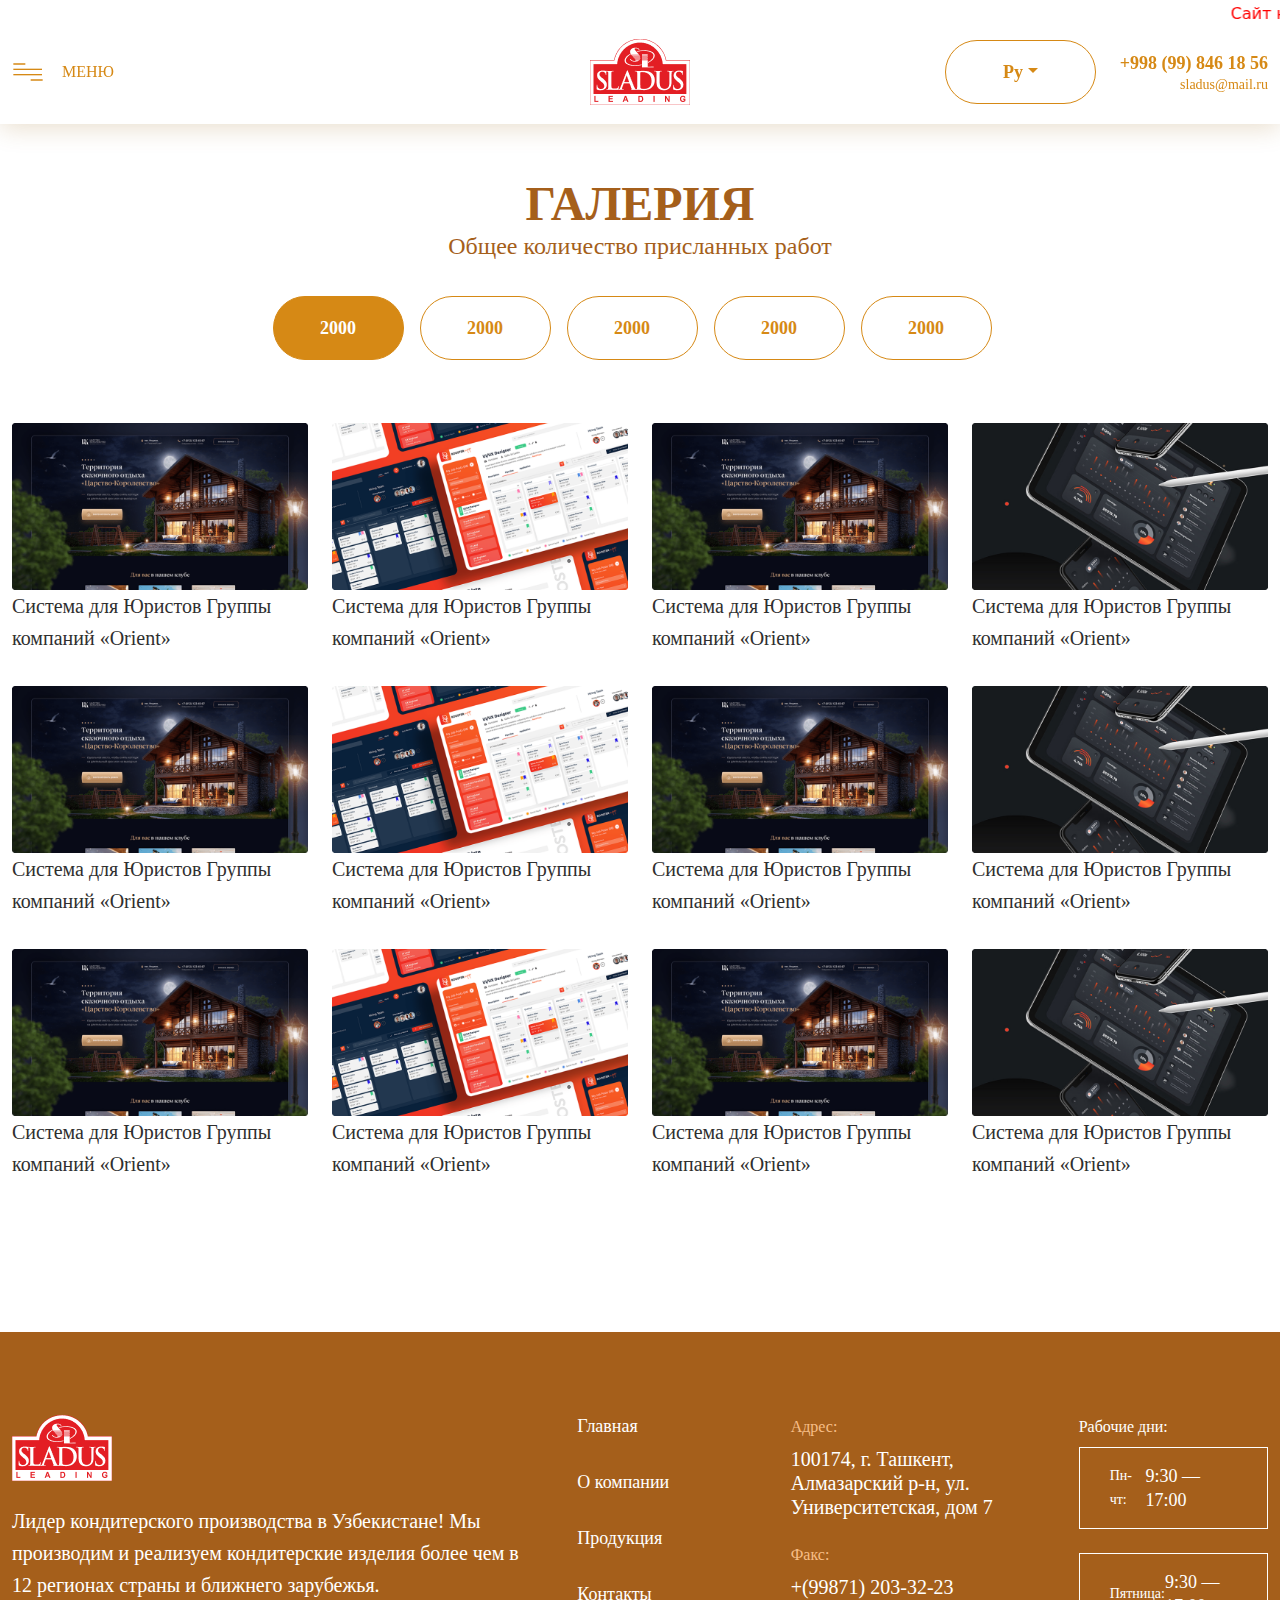
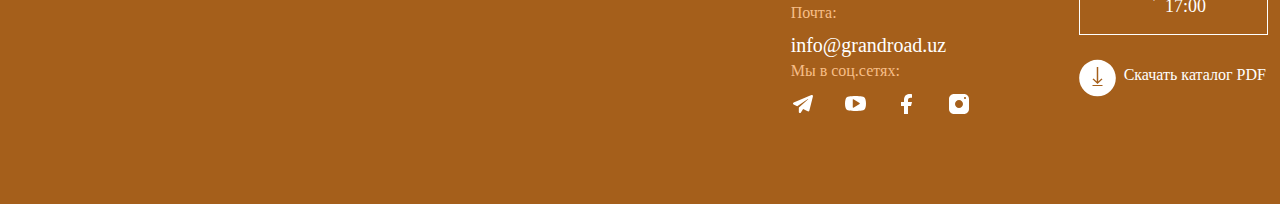
<file: galereya/index.html>
<!DOCTYPE html>
<html lang="en">

<head>
    <link rel="icon" href="./assets/icons/logo.ico">
    <meta charset="UTF-8">
    <meta http-equiv="X-UA-Compatible" content="IE=edge">
    <meta name="viewport" content="width=device-width, initial-scale=1.0">
    <title>Галерия</title>
    <link href="https://cdn.jsdelivr.net/npm/bootstrap@5.1.3/dist/css/bootstrap.min.css" rel="stylesheet">
    <link rel="stylesheet" href="./css/main.css">
    <link rel="stylesheet" href="./css/media.css">
    <link rel="stylesheet" href="./css/animation.css">
    <link rel="preload" href="./assets/fonts/dinpro.otf" as="font">
    <link rel="stylesheet" href="./OwlCarousel2-2.3.4/dist/assets/owl.carousel.min.css">
    <link rel="stylesheet" href="./OwlCarousel2-2.3.4/dist/assets/owl.theme.default.min.css">
    <script src="https://cdn.jsdelivr.net/npm/bootstrap@5.1.3/dist/js/bootstrap.bundle.min.js"></script>
    <script src="https://ajax.googleapis.com/ajax/libs/jquery/3.6.0/jquery.min.js"></script>
</head>

<body>
    <div class="wrapper">
        <header class="header">
            <nav class="navbar fixed-top">
                <marquee class="fixed-top">Сайт находится в разработке</marquee>
                <div class="container">
                    <div class="burger_box">
                        <div class="offcanvas offcanvas-start fade" id="burger">
                            <div class="row">
                                <div class="col-md-4">
                                    <div class="offcanvas_content_box">
                                        <a href="" type="button" class="btn krestik " data-bs-dismiss="offcanvas">
                                            <img src="./assets/icons/krestik.svg" alt="krestic" class="krestic">
                                            <div class="offcanvas_text_box">
                                                <a href="../index.html" class="navigate_link">Главная</a>
                                                <a href="../about us/index.html" class="navigate_link">О компании</a>
                                                <a href="../katalog/index.html" class="navigate_link">Продукция</a>
                                                <a href="#" class="navigate_link active">Галерия</a>
                                                <a href="../vakansiya/index.html" class="navigate_link">Ваканcия</a>
                                                <a href="#" class="navigate_link">Контакты</a>
                                            </div>
                                        </a>
                                    </div>
                                </div>
                                <div class="col-8">
                                    <div class="offcanvas_carousel">
                                        <div class="owl-carousel">
                                            <div class="item">
                                                <a href="../product/index.html" class="owl_link">
                                                    <div class="owl_img">
                                                        <img src="./assets/images/1.jpg" alt="">
                                                    </div>
                                                </a>
                                            </div>
                                            <div class="item">
                                                <a href="../product/index.html" class="owl_link">
                                                    <div class="owl_img">
                                                        <img src="./assets/images/2.jpg" alt="">
                                                    </div>
                                                </a>
                                            </div>
                                            <div class="item">
                                                <a href="../product/index.html" class="owl_link">
                                                    <div class="owl_img">
                                                        <img src="./assets/images/3.jpg" alt="">
                                                    </div>
                                                </a>
                                            </div>
                                            <div class="item">
                                                <a href="../product/index.html" class="owl_link">
                                                    <div class="owl_img">
                                                        <img src="./assets/images/4.jpg" alt="">
                                                    </div>
                                                </a>
                                            </div>
                                            <div class="item">
                                                <a href="../product/index.html" class="owl_link">
                                                    <div class="owl_img">
                                                        <img src="./assets/images/5.png" alt="">
                                                    </div>
                                                </a>
                                            </div>
                                        </div>
                                    </div>
                                    <h1 class="carousel_text">Каталог продукции</h1>
                                </div>
                            </div>
                        </div>
                        <a href="#burger" type="button" class="burger d-flex" data-bs-toggle="offcanvas">
                            <img src="./assets/icons/burger.svg" alt="burger" class="burger_icon">
                            <h1 class="burger_text">Меню</h1>
                        </a>
                    </div>
                    <a href="../index.html" class="logo">
                        <img src="./assets/icons/logo.png" alt="logo" class="logo_icon">
                    </a>
                    <div class="info_box">
                        <div class="dropdown">
                            <button class="btn dropdown-toggle button" type="button" id="dropdownButton" data-bs-toggle="dropdown">Ру</button>
                            <ul class="dropdown-menu" aria-labelledby="dropdownMenuButton1">
                                <li><a class="dropdown-item" href="#">En</a></li>
                                <li><a class="dropdown-item" href="#">У'зб</a></li>
                                <li><a class="dropdown-item" href="#">Uzb</a></li>
                            </ul>
                        </div>

                        <div class="contact_box">
                            <a href="tel:+998461856" class="telephone_number">+998 (99) 846 18 56</a>
                            <a href="mailto:info@sladus.uz" class="email">sladus@mail.ru</a>
                        </div>
                    </div>

                </div>

            </nav>
        </header>

        <main class="main">
            <section class="mainOne">
                <div class="container">
                    <h1 class="mainOne_title">Галерия</h1>
                    <h1 class="mainOne_text">Общее количество присланных работ</h1>
                    <ul class="nav nav-tabs">
                        <li class="nav-item">
                            <a href="#menu1" data-bs-toggle="tab" class="nav-link active">2000</a>
                        </li>
                        <li class="nav-item">
                            <a href="#menu2" data-bs-toggle="tab" class="nav-link">2000</a>
                        </li>
                        <li class="nav-item">
                            <a href="#menu3" data-bs-toggle="tab" class="nav-link">2000</a>
                        </li>
                        <li class="nav-item">
                            <a href="#menu4" data-bs-toggle="tab" class="nav-link">2000</a>
                        </li>
                        <li class="nav-item">
                            <a href="#menu5" data-bs-toggle="tab" class="nav-link">2000</a>
                        </li>
                    </ul>
                    <div class="tab-content">
                        <div class="tab-pane active fade show" id="menu1">
                            <div class="row">
                                <div class="col-xl-3 col-md-6">
                                    <div class="mainOne_content_box">
                                        <img src="./assets/images/11.png" alt="pic" class="mainOne_img">
                                        <div class="mainOne_text">Система для Юристов Группы компаний «Orient»</div>
                                    </div>
                                </div>
                                <div class="col-xl-3 col-md-6">
                                    <div class="mainOne_content_box">
                                        <img src="./assets/images/22.png" alt="pic" class="mainOne_img">
                                        <div class="mainOne_text">Система для Юристов Группы компаний «Orient»</div>
                                    </div>
                                </div>
                                <div class="col-xl-3 col-md-6">
                                    <div class="mainOne_content_box">
                                        <img src="./assets/images/33.png" alt="pic" class="mainOne_img">
                                        <div class="mainOne_text">Система для Юристов Группы компаний «Orient»</div>
                                    </div>
                                </div>
                                <div class="col-xl-3 col-md-6">
                                    <div class="mainOne_content_box">
                                        <img src="./assets/images/44.png" alt="pic" class="mainOne_img">
                                        <div class="mainOne_text">Система для Юристов Группы компаний «Orient»</div>
                                    </div>
                                </div>
                            </div>
                            <div class="row">
                                <div class="col-xl-3 col-md-6">
                                    <div class="mainOne_content_box">
                                        <img src="./assets/images/11.png" alt="pic" class="mainOne_img">
                                        <div class="mainOne_text">Система для Юристов Группы компаний «Orient»</div>
                                    </div>
                                </div>
                                <div class="col-xl-3 col-md-6">
                                    <div class="mainOne_content_box">
                                        <img src="./assets/images/22.png" alt="pic" class="mainOne_img">
                                        <div class="mainOne_text">Система для Юристов Группы компаний «Orient»</div>
                                    </div>
                                </div>
                                <div class="col-xl-3 col-md-6">
                                    <div class="mainOne_content_box">
                                        <img src="./assets/images/33.png" alt="pic" class="mainOne_img">
                                        <div class="mainOne_text">Система для Юристов Группы компаний «Orient»</div>
                                    </div>
                                </div>
                                <div class="col-xl-3 col-md-6">
                                    <div class="mainOne_content_box">
                                        <img src="./assets/images/44.png" alt="pic" class="mainOne_img">
                                        <div class="mainOne_text">Система для Юристов Группы компаний «Orient»</div>
                                    </div>
                                </div>
                            </div>
                            <div class="row">
                                <div class="col-xl-3 col-md-6">
                                    <div class="mainOne_content_box">
                                        <img src="./assets/images/11.png" alt="pic" class="mainOne_img">
                                        <div class="mainOne_text">Система для Юристов Группы компаний «Orient»</div>
                                    </div>
                                </div>
                                <div class="col-xl-3 col-md-6">
                                    <div class="mainOne_content_box">
                                        <img src="./assets/images/22.png" alt="pic" class="mainOne_img">
                                        <div class="mainOne_text">Система для Юристов Группы компаний «Orient»</div>
                                    </div>
                                </div>
                                <div class="col-xl-3 col-md-6">
                                    <div class="mainOne_content_box">
                                        <img src="./assets/images/33.png" alt="pic" class="mainOne_img">
                                        <div class="mainOne_text">Система для Юристов Группы компаний «Orient»</div>
                                    </div>
                                </div>
                                <div class="col-xl-3 col-md-6">
                                    <div class="mainOne_content_box">
                                        <img src="./assets/images/44.png" alt="pic" class="mainOne_img">
                                        <div class="mainOne_text">Система для Юристов Группы компаний «Orient»</div>
                                    </div>
                                </div>
                            </div>
                        </div>
                        <div class="tab-pane fade show" id="menu2">
                            <div class="row">
                                <div class="col-xl-3 col-md-6">
                                    <div class="mainOne_content_box">
                                        <img src="./assets/images/11.png" alt="pic" class="mainOne_img">
                                        <div class="mainOne_text">Система для Юристов Группы компаний «Orient»</div>
                                    </div>
                                </div>
                                <div class="col-xl-3 col-md-6">
                                    <div class="mainOne_content_box">
                                        <img src="./assets/images/22.png" alt="pic" class="mainOne_img">
                                        <div class="mainOne_text">Система для Юристов Группы компаний «Orient»</div>
                                    </div>
                                </div>
                                <div class="col-xl-3 col-md-6">
                                    <div class="mainOne_content_box">
                                        <img src="./assets/images/33.png" alt="pic" class="mainOne_img">
                                        <div class="mainOne_text">Система для Юристов Группы компаний «Orient»</div>
                                    </div>
                                </div>
                                <div class="col-xl-3 col-md-6">
                                    <div class="mainOne_content_box">
                                        <img src="./assets/images/44.png" alt="pic" class="mainOne_img">
                                        <div class="mainOne_text">Система для Юристов Группы компаний «Orient»</div>
                                    </div>
                                </div>
                            </div>
                            <div class="row">
                                <div class="col-xl-3 col-md-6">
                                    <div class="mainOne_content_box">
                                        <img src="./assets/images/11.png" alt="pic" class="mainOne_img">
                                        <div class="mainOne_text">Система для Юристов Группы компаний «Orient»</div>
                                    </div>
                                </div>
                                <div class="col-xl-3 col-md-6">
                                    <div class="mainOne_content_box">
                                        <img src="./assets/images/22.png" alt="pic" class="mainOne_img">
                                        <div class="mainOne_text">Система для Юристов Группы компаний «Orient»</div>
                                    </div>
                                </div>
                                <div class="col-xl-3 col-md-6">
                                    <div class="mainOne_content_box">
                                        <img src="./assets/images/33.png" alt="pic" class="mainOne_img">
                                        <div class="mainOne_text">Система для Юристов Группы компаний «Orient»</div>
                                    </div>
                                </div>
                                <div class="col-xl-3 col-md-6">
                                    <div class="mainOne_content_box">
                                        <img src="./assets/images/44.png" alt="pic" class="mainOne_img">
                                        <div class="mainOne_text">Система для Юристов Группы компаний «Orient»</div>
                                    </div>
                                </div>
                            </div>
                            <div class="row">
                                <div class="col-xl-3 col-md-6">
                                    <div class="mainOne_content_box">
                                        <img src="./assets/images/11.png" alt="pic" class="mainOne_img">
                                        <div class="mainOne_text">Система для Юристов Группы компаний «Orient»</div>
                                    </div>
                                </div>
                                <div class="col-xl-3 col-md-6">
                                    <div class="mainOne_content_box">
                                        <img src="./assets/images/22.png" alt="pic" class="mainOne_img">
                                        <div class="mainOne_text">Система для Юристов Группы компаний «Orient»</div>
                                    </div>
                                </div>
                                <div class="col-xl-3 col-md-6">
                                    <div class="mainOne_content_box">
                                        <img src="./assets/images/33.png" alt="pic" class="mainOne_img">
                                        <div class="mainOne_text">Система для Юристов Группы компаний «Orient»</div>
                                    </div>
                                </div>
                                <div class="col-xl-3 col-md-6">
                                    <div class="mainOne_content_box">
                                        <img src="./assets/images/44.png" alt="pic" class="mainOne_img">
                                        <div class="mainOne_text">Система для Юристов Группы компаний «Orient»</div>
                                    </div>
                                </div>
                            </div>
                        </div>
                        <div class="tab-pane fade show" id="menu3">
                            <div class="row">
                                <div class="col-xl-3 col-md-6">
                                    <div class="mainOne_content_box">
                                        <img src="./assets/images/11.png" alt="pic" class="mainOne_img">
                                        <div class="mainOne_text">Система для Юристов Группы компаний «Orient»</div>
                                    </div>
                                </div>
                                <div class="col-xl-3 col-md-6">
                                    <div class="mainOne_content_box">
                                        <img src="./assets/images/22.png" alt="pic" class="mainOne_img">
                                        <div class="mainOne_text">Система для Юристов Группы компаний «Orient»</div>
                                    </div>
                                </div>
                                <div class="col-xl-3 col-md-6">
                                    <div class="mainOne_content_box">
                                        <img src="./assets/images/33.png" alt="pic" class="mainOne_img">
                                        <div class="mainOne_text">Система для Юристов Группы компаний «Orient»</div>
                                    </div>
                                </div>
                                <div class="col-xl-3 col-md-6">
                                    <div class="mainOne_content_box">
                                        <img src="./assets/images/44.png" alt="pic" class="mainOne_img">
                                        <div class="mainOne_text">Система для Юристов Группы компаний «Orient»</div>
                                    </div>
                                </div>
                            </div>
                            <div class="row">
                                <div class="col-xl-3 col-md-6">
                                    <div class="mainOne_content_box">
                                        <img src="./assets/images/11.png" alt="pic" class="mainOne_img">
                                        <div class="mainOne_text">Система для Юристов Группы компаний «Orient»</div>
                                    </div>
                                </div>
                                <div class="col-xl-3 col-md-6">
                                    <div class="mainOne_content_box">
                                        <img src="./assets/images/22.png" alt="pic" class="mainOne_img">
                                        <div class="mainOne_text">Система для Юристов Группы компаний «Orient»</div>
                                    </div>
                                </div>
                                <div class="col-xl-3 col-md-6">
                                    <div class="mainOne_content_box">
                                        <img src="./assets/images/33.png" alt="pic" class="mainOne_img">
                                        <div class="mainOne_text">Система для Юристов Группы компаний «Orient»</div>
                                    </div>
                                </div>
                                <div class="col-xl-3 col-md-6">
                                    <div class="mainOne_content_box">
                                        <img src="./assets/images/44.png" alt="pic" class="mainOne_img">
                                        <div class="mainOne_text">Система для Юристов Группы компаний «Orient»</div>
                                    </div>
                                </div>
                            </div>
                            <div class="row">
                                <div class="col-xl-3 col-md-6">
                                    <div class="mainOne_content_box">
                                        <img src="./assets/images/11.png" alt="pic" class="mainOne_img">
                                        <div class="mainOne_text">Система для Юристов Группы компаний «Orient»</div>
                                    </div>
                                </div>
                                <div class="col-xl-3 col-md-6">
                                    <div class="mainOne_content_box">
                                        <img src="./assets/images/22.png" alt="pic" class="mainOne_img">
                                        <div class="mainOne_text">Система для Юристов Группы компаний «Orient»</div>
                                    </div>
                                </div>
                                <div class="col-xl-3 col-md-6">
                                    <div class="mainOne_content_box">
                                        <img src="./assets/images/33.png" alt="pic" class="mainOne_img">
                                        <div class="mainOne_text">Система для Юристов Группы компаний «Orient»</div>
                                    </div>
                                </div>
                                <div class="col-xl-3 col-md-6">
                                    <div class="mainOne_content_box">
                                        <img src="./assets/images/44.png" alt="pic" class="mainOne_img">
                                        <div class="mainOne_text">Система для Юристов Группы компаний «Orient»</div>
                                    </div>
                                </div>
                            </div>
                        </div>
                        <div class="tab-pane fade show" id="menu4">
                            <div class="row">
                                <div class="col-xl-3 col-md-6">
                                    <div class="mainOne_content_box">
                                        <img src="./assets/images/11.png" alt="pic" class="mainOne_img">
                                        <div class="mainOne_text">Система для Юристов Группы компаний «Orient»</div>
                                    </div>
                                </div>
                                <div class="col-xl-3 col-md-6">
                                    <div class="mainOne_content_box">
                                        <img src="./assets/images/22.png" alt="pic" class="mainOne_img">
                                        <div class="mainOne_text">Система для Юристов Группы компаний «Orient»</div>
                                    </div>
                                </div>
                                <div class="col-xl-3 col-md-6">
                                    <div class="mainOne_content_box">
                                        <img src="./assets/images/33.png" alt="pic" class="mainOne_img">
                                        <div class="mainOne_text">Система для Юристов Группы компаний «Orient»</div>
                                    </div>
                                </div>
                                <div class="col-xl-3 col-md-6">
                                    <div class="mainOne_content_box">
                                        <img src="./assets/images/44.png" alt="pic" class="mainOne_img">
                                        <div class="mainOne_text">Система для Юристов Группы компаний «Orient»</div>
                                    </div>
                                </div>
                            </div>
                            <div class="row">
                                <div class="col-xl-3 col-md-6">
                                    <div class="mainOne_content_box">
                                        <img src="./assets/images/11.png" alt="pic" class="mainOne_img">
                                        <div class="mainOne_text">Система для Юристов Группы компаний «Orient»</div>
                                    </div>
                                </div>
                                <div class="col-xl-3 col-md-6">
                                    <div class="mainOne_content_box">
                                        <img src="./assets/images/22.png" alt="pic" class="mainOne_img">
                                        <div class="mainOne_text">Система для Юристов Группы компаний «Orient»</div>
                                    </div>
                                </div>
                                <div class="col-xl-3 col-md-6">
                                    <div class="mainOne_content_box">
                                        <img src="./assets/images/33.png" alt="pic" class="mainOne_img">
                                        <div class="mainOne_text">Система для Юристов Группы компаний «Orient»</div>
                                    </div>
                                </div>
                                <div class="col-xl-3 col-md-6">
                                    <div class="mainOne_content_box">
                                        <img src="./assets/images/44.png" alt="pic" class="mainOne_img">
                                        <div class="mainOne_text">Система для Юристов Группы компаний «Orient»</div>
                                    </div>
                                </div>
                            </div>
                            <div class="row">
                                <div class="col-xl-3 col-md-6">
                                    <div class="mainOne_content_box">
                                        <img src="./assets/images/11.png" alt="pic" class="mainOne_img">
                                        <div class="mainOne_text">Система для Юристов Группы компаний «Orient»</div>
                                    </div>
                                </div>
                                <div class="col-xl-3 col-md-6">
                                    <div class="mainOne_content_box">
                                        <img src="./assets/images/22.png" alt="pic" class="mainOne_img">
                                        <div class="mainOne_text">Система для Юристов Группы компаний «Orient»</div>
                                    </div>
                                </div>
                                <div class="col-xl-3 col-md-6">
                                    <div class="mainOne_content_box">
                                        <img src="./assets/images/33.png" alt="pic" class="mainOne_img">
                                        <div class="mainOne_text">Система для Юристов Группы компаний «Orient»</div>
                                    </div>
                                </div>
                                <div class="col-xl-3 col-md-6">
                                    <div class="mainOne_content_box">
                                        <img src="./assets/images/44.png" alt="pic" class="mainOne_img">
                                        <div class="mainOne_text">Система для Юристов Группы компаний «Orient»</div>
                                    </div>
                                </div>
                            </div>
                        </div>
                        <div class="tab-pane fade show" id="menu5">
                            <div class="row">
                                <div class="col-xl-3 col-md-6">
                                    <div class="mainOne_content_box">
                                        <img src="./assets/images/11.png" alt="pic" class="mainOne_img">
                                        <div class="mainOne_text">Система для Юристов Группы компаний «Orient»</div>
                                    </div>
                                </div>
                                <div class="col-xl-3 col-md-6">
                                    <div class="mainOne_content_box">
                                        <img src="./assets/images/22.png" alt="pic" class="mainOne_img">
                                        <div class="mainOne_text">Система для Юристов Группы компаний «Orient»</div>
                                    </div>
                                </div>
                                <div class="col-xl-3 col-md-6">
                                    <div class="mainOne_content_box">
                                        <img src="./assets/images/33.png" alt="pic" class="mainOne_img">
                                        <div class="mainOne_text">Система для Юристов Группы компаний «Orient»</div>
                                    </div>
                                </div>
                                <div class="col-xl-3 col-md-6">
                                    <div class="mainOne_content_box">
                                        <img src="./assets/images/44.png" alt="pic" class="mainOne_img">
                                        <div class="mainOne_text">Система для Юристов Группы компаний «Orient»</div>
                                    </div>
                                </div>
                            </div>
                            <div class="row">
                                <div class="col-xl-3 col-md-6">
                                    <div class="mainOne_content_box">
                                        <img src="./assets/images/11.png" alt="pic" class="mainOne_img">
                                        <div class="mainOne_text">Система для Юристов Группы компаний «Orient»</div>
                                    </div>
                                </div>
                                <div class="col-xl-3 col-md-6">
                                    <div class="mainOne_content_box">
                                        <img src="./assets/images/22.png" alt="pic" class="mainOne_img">
                                        <div class="mainOne_text">Система для Юристов Группы компаний «Orient»</div>
                                    </div>
                                </div>
                                <div class="col-xl-3 col-md-6">
                                    <div class="mainOne_content_box">
                                        <img src="./assets/images/33.png" alt="pic" class="mainOne_img">
                                        <div class="mainOne_text">Система для Юристов Группы компаний «Orient»</div>
                                    </div>
                                </div>
                                <div class="col-xl-3 col-md-6">
                                    <div class="mainOne_content_box">
                                        <img src="./assets/images/44.png" alt="pic" class="mainOne_img">
                                        <div class="mainOne_text">Система для Юристов Группы компаний «Orient»</div>
                                    </div>
                                </div>
                            </div>
                            <div class="row">
                                <div class="col-xl-3 col-md-6">
                                    <div class="mainOne_content_box">
                                        <img src="./assets/images/11.png" alt="pic" class="mainOne_img">
                                        <div class="mainOne_text">Система для Юристов Группы компаний «Orient»</div>
                                    </div>
                                </div>
                                <div class="col-xl-3 col-md-6">
                                    <div class="mainOne_content_box">
                                        <img src="./assets/images/22.png" alt="pic" class="mainOne_img">
                                        <div class="mainOne_text">Система для Юристов Группы компаний «Orient»</div>
                                    </div>
                                </div>
                                <div class="col-xl-3 col-md-6">
                                    <div class="mainOne_content_box">
                                        <img src="./assets/images/33.png" alt="pic" class="mainOne_img">
                                        <div class="mainOne_text">Система для Юристов Группы компаний «Orient»</div>
                                    </div>
                                </div>
                                <div class="col-xl-3 col-md-6">
                                    <div class="mainOne_content_box">
                                        <img src="./assets/images/44.png" alt="pic" class="mainOne_img">
                                        <div class="mainOne_text">Система для Юристов Группы компаний «Orient»</div>
                                    </div>
                                </div>
                            </div>
                        </div>

                    </div>
                </div>
            </section>
        </main>

        <footer class="footer">
            <div class="container">
                <div class="row">
                    <div class="col-xl-5 col-lg-4">
                        <div class="footer_one">
                            <img src="./assets/icons/logo.png" alt="logo" class="footer_logo">
                            <h1 class="footer_one_text">Лидер кондитерского производства в Узбекистане! Мы производим и реализуем кондитерские изделия более чем в 12 регионах страны и ближнего зарубежья.</h1>
                        </div>
                    </div>
                    <div class="col-lg-2">
                        <div class="footer_two">
                            <ul class="footer_two_ul">
                                <li class="footer_two_li">
                                    <a href="../index.html">Главная</a>
                                </li>
                                <li class="footer_two_li">
                                    <a href="../about us/index.html">О компании</a>
                                </li>
                                <li class="footer_two_li">
                                    <a href="../product/index.html">Продукция</a>
                                </li>
                                <li class="footer_two_li">
                                    <a href="#">Контакты</a>
                                </li>
                            </ul>
                        </div>
                    </div>
                    <div class="col-lg-3">
                        <div class="footer_three">
                            <ul class="footer_three_ul">
                                <li class="footer_three_li">
                                    <h1 class="footer_three_li_title">Адрес:</h1>
                                    <h1 class="footer_three_li_text">100174, г. Ташкент, Алмазарский р-н, ул. Университетская, дом 7</h1>
                                </li>
                                <li class="footer_three_li">
                                    <h1 class="footer_three_li_title">Факс:</h1>
                                    <a href="tel:+(99871)203-32-23" class="footer_three_li_text">+(99871) 203-32-23</a>
                                </li>
                                <li class="footer_three_li">
                                    <h1 class="footer_three_li_title">Почта:</h1>
                                    <a href="mailto:info@grandroad.uz" class="footer_three_li_text">info@grandroad.uz</a>
                                </li>
                                <li class="footer_three_li">
                                    <h1 class="footer_three_li_title">Мы в соц.сетях:</h1>
                                    <div class="icon_box">
                                        <a href="#"><img src="./assets/icons/tg.svg" alt="icon" class="social_midia_icon"></a>
                                        <a href="#"><img src="./assets/icons/yt.svg" alt="icon" class="social_midia_icon"></a>
                                        <a href="#"><img src="./assets/icons/fb.svg" alt="icon" class="social_midia_icon"></a>
                                        <a href="#"><img src="./assets/icons/insta.svg" alt="icon" class="social_midia_icon"></a>
                                    </div>
                                </li>
                            </ul>
                        </div>
                    </div>
                    <div class="col-xl-2 col-lg-3">
                        <div class="footer_four">
                            <h1 class="footer_four_title">Рабочие дни:</h1>
                            <div class="footer_four_box">
                                <h1 class="footer_four_box_title">Пн-чт:</h1>
                                <h1 class="footer_four_box_text">9:30 — 17:00</h1>
                            </div>
                            <div class="footer_four_box">
                                <h1 class="footer_four_box_title">Пятница:</h1>
                                <h1 class="footer_four_box_text">9:30 — 17:00</h1>
                            </div>
                            <a href="#" class="download">
                                <img src="./assets/icons/download.svg" alt="download" class="download_img">
                                <h1 class="downoad_text">Cкачать каталог PDF</h1>
                            </a>
                        </div>
                    </div>
                </div>
            </div>
        </footer>

    </div>





    <script src="https://ajax.googleapis.com/ajax/libs/jquery/3.6.0/jquery.min.js"></script>

    <script src="./OwlCarousel2-2.3.4/dist/owl.carousel.min.js"></script>
    <script src="./js/main.js"></script>



</body>

</html>

</html>

</html>
</file>
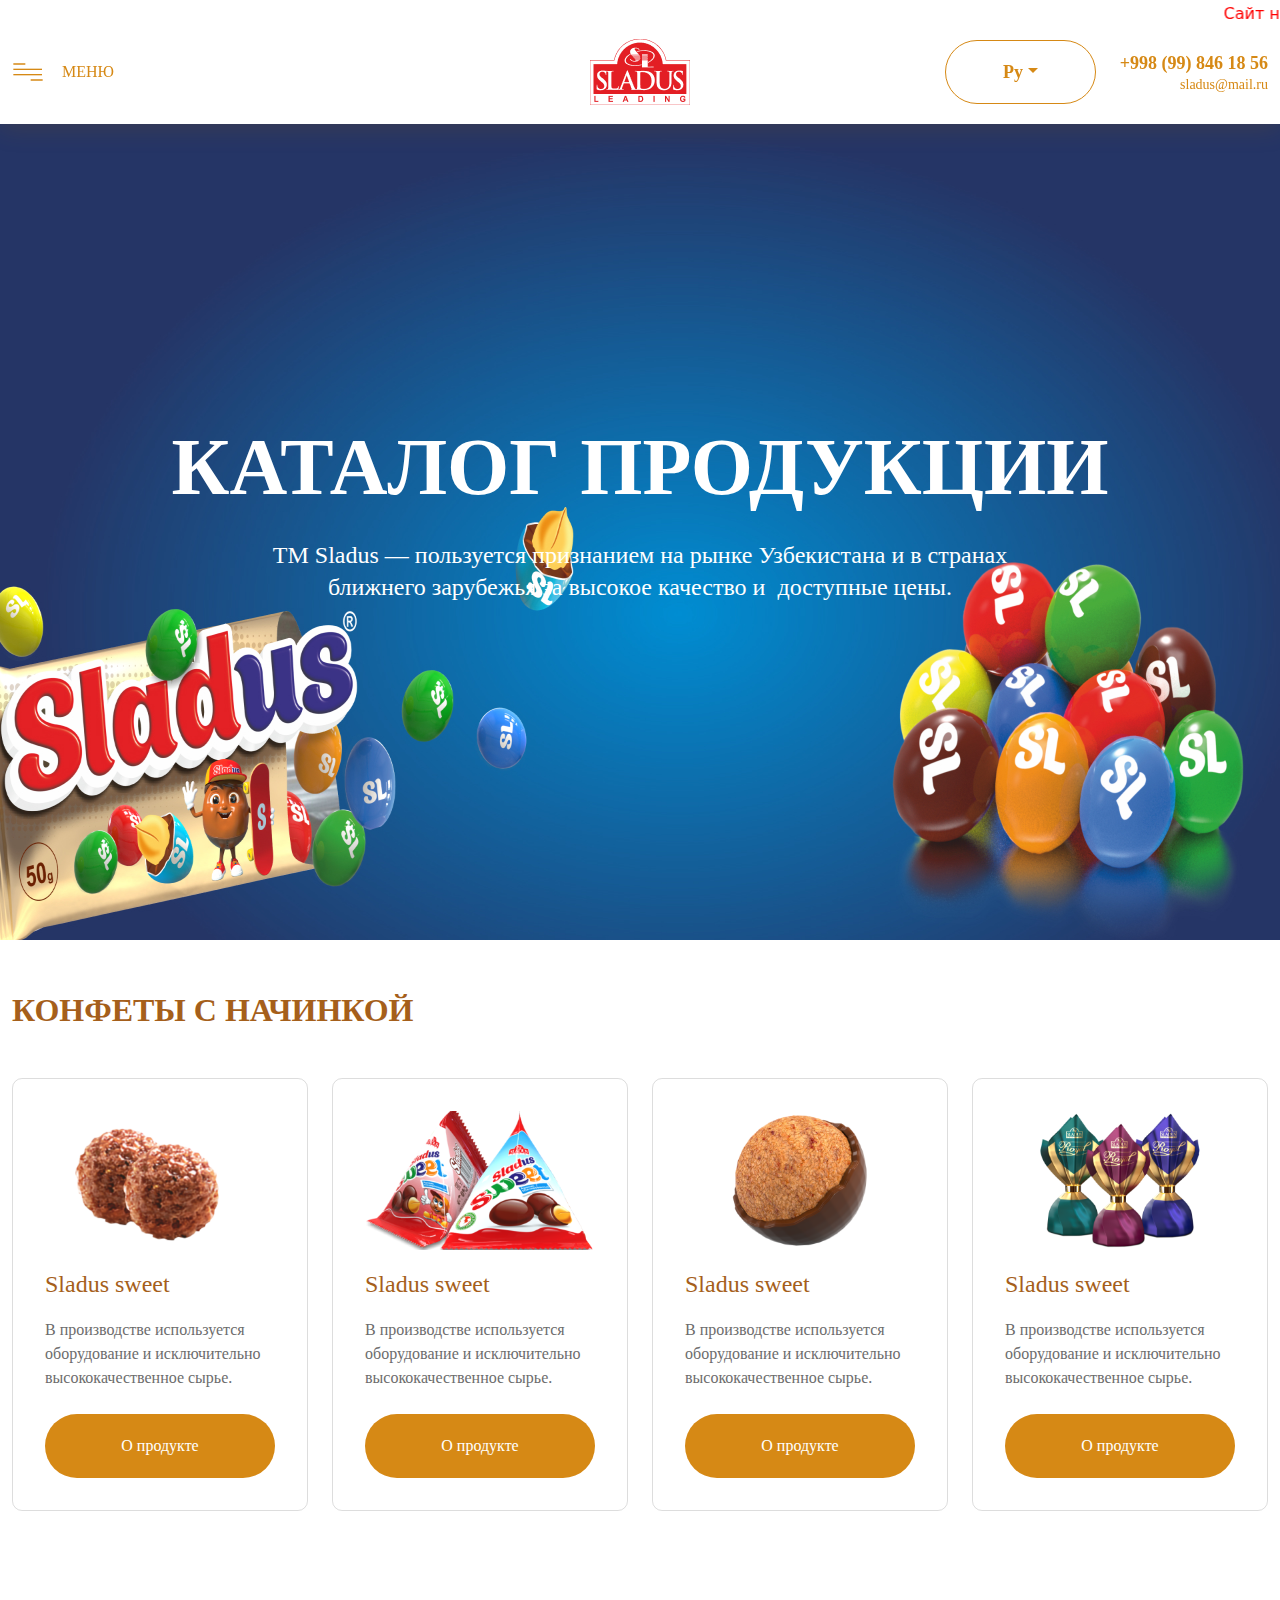
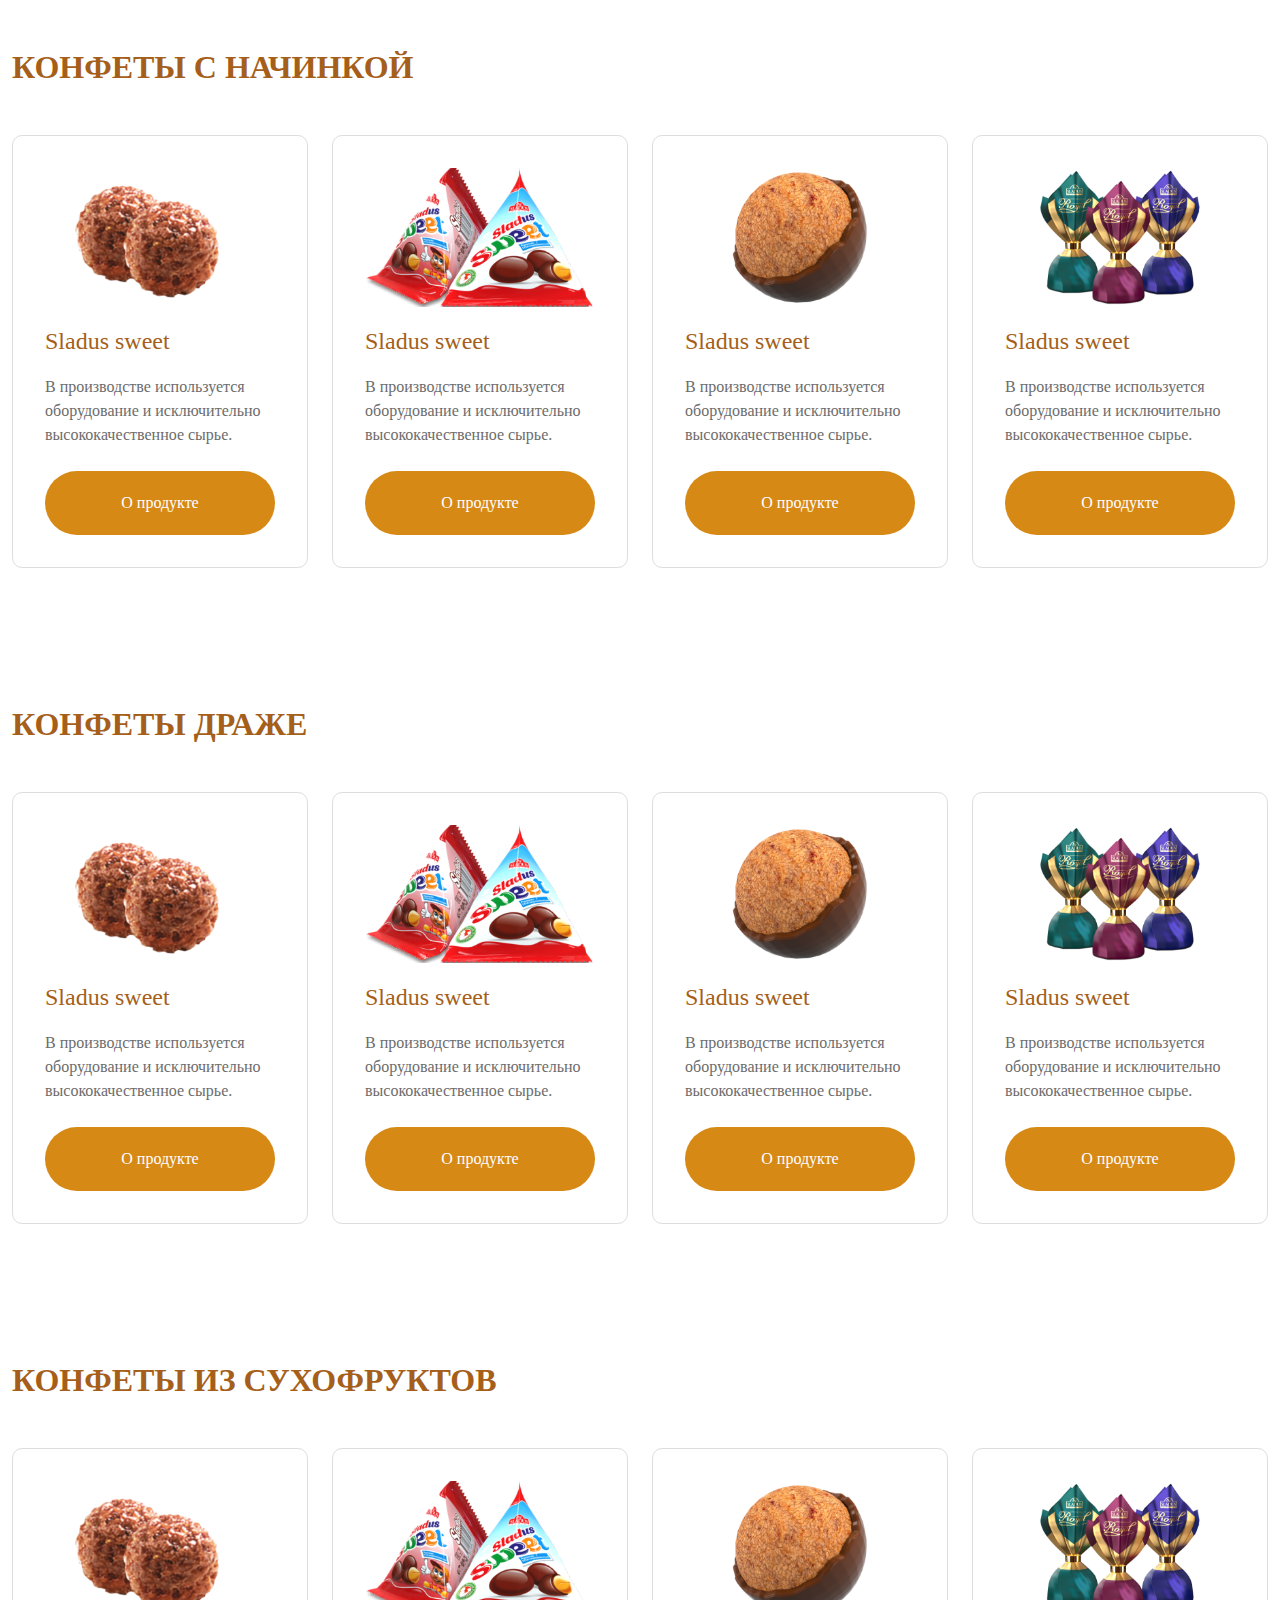
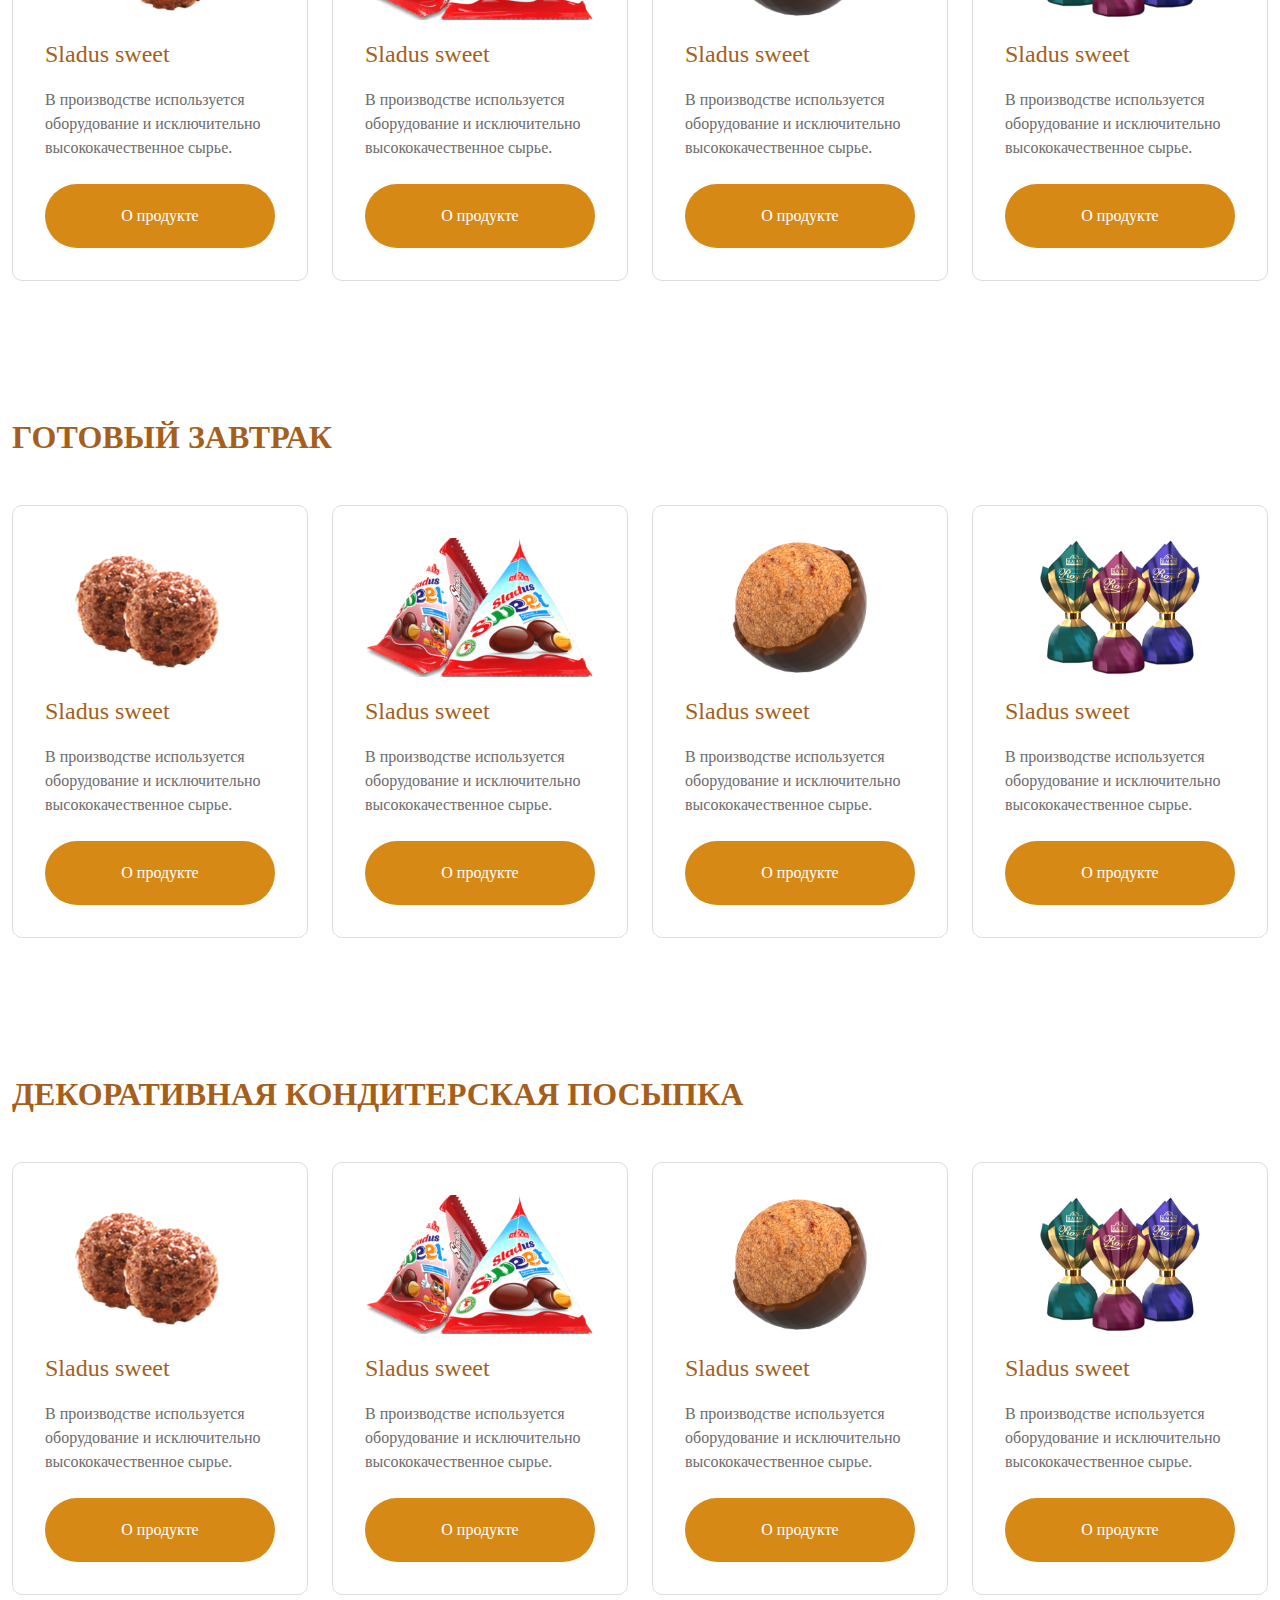
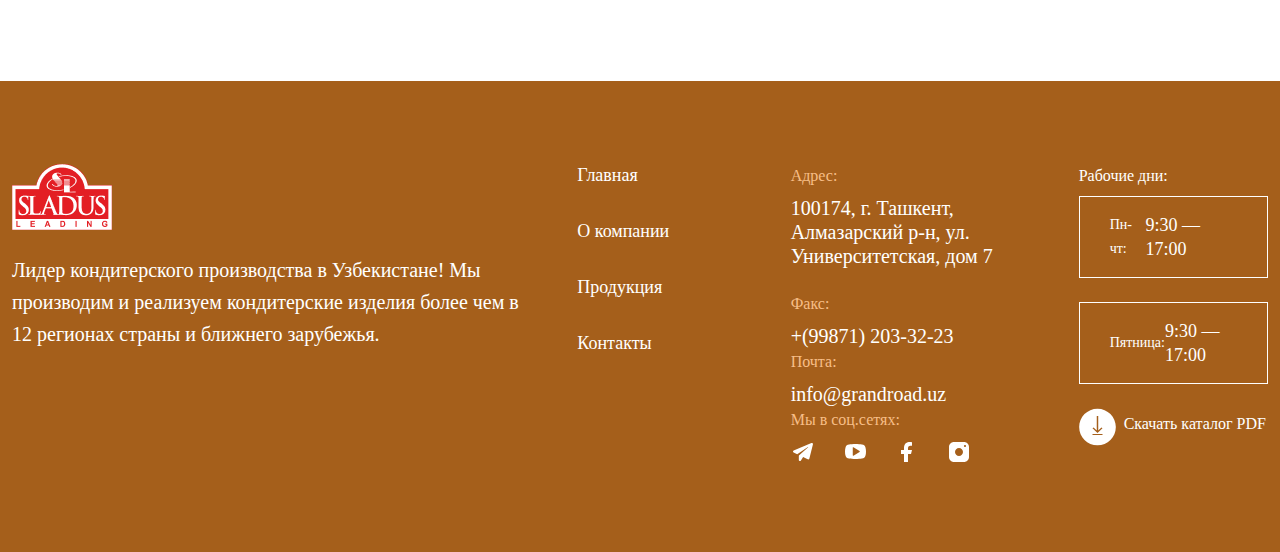
<file: katalog/index.html>
<!DOCTYPE html>
<html lang="en">

<head>
    <link rel="icon" href="./assets/icons/logo.ico">
    <meta charset="UTF-8">
    <meta http-equiv="X-UA-Compatible" content="IE=edge">
    <meta name="viewport" content="width=device-width, initial-scale=1.0">
    <title>Каталог</title>
    <link href="https://cdn.jsdelivr.net/npm/bootstrap@5.1.3/dist/css/bootstrap.min.css" rel="stylesheet">
    <link rel="stylesheet" href="./css/main.css">
    <link rel="stylesheet" href="./css/media.css">
    <link rel="stylesheet" href="./css/animation.css">
    <link rel="preload" href="./assets/fonts/dinpro.otf" as="font">
    <link rel="stylesheet" href="./OwlCarousel2-2.3.4/dist/assets/owl.carousel.min.css">
    <link rel="stylesheet" href="./OwlCarousel2-2.3.4/dist/assets/owl.theme.default.min.css">
    <script src="https://cdn.jsdelivr.net/npm/bootstrap@5.1.3/dist/js/bootstrap.bundle.min.js"></script>
    <script src="https://ajax.googleapis.com/ajax/libs/jquery/3.6.0/jquery.min.js"></script>
</head>

<body>
    <header class="header">

        <nav class="navbar fixed-top">
            <marquee class="fixed-top">Сайт находится в разработке</marquee>
            <div class="container">
                <div class="burger_box">
                    <div class="offcanvas offcanvas-start fade" id="burger">
                        <div class="row">
                            <div class="col-md-4">
                                <div class="offcanvas_content_box">
                                    <a href="" type="button" class="btn krestik " data-bs-dismiss="offcanvas">
                                        <img src="./assets/icons/krestik.svg" alt="krestic" class="krestic">
                                        <div class="offcanvas_text_box">
                                            <a href="../index.html" class="navigate_link">Главная</a>
                                            <a href="../about us/index.html" class="navigate_link">О компании</a>
                                            <a href="#" class="navigate_link active">Продукция</a>
                                            <a href="../galereya/index.html" class="navigate_link">Галерия</a>
                                            <a href="../vakansiya/index.html" class="navigate_link">Ваканcия</a>
                                            <a href="#" class="navigate_link">Контакты</a>
                                        </div>
                                    </a>
                                </div>
                            </div>
                            <div class="col-8">
                                <div class="offcanvas_carousel">
                                    <div class="owl-carousel">
                                        <div class="item">
                                            <a href="../product/index.html" class="owl_link">
                                                <div class="owl_img">
                                                    <img src="./assets/images/1.jpg" alt="">
                                                </div>
                                            </a>
                                        </div>
                                        <div class="item">
                                            <a href="../product/index.html" class="owl_link">
                                                <div class="owl_img">
                                                    <img src="./assets/images/2.jpg" alt="">
                                                </div>
                                            </a>
                                        </div>
                                        <div class="item">
                                            <a href="../product/index.html" class="owl_link">
                                                <div class="owl_img">
                                                    <img src="./assets/images/3.jpg" alt="">
                                                </div>
                                            </a>
                                        </div>
                                        <div class="item">
                                            <a href="../product/index.html" class="owl_link">
                                                <div class="owl_img">
                                                    <img src="./assets/images/4.jpg" alt="">
                                                </div>
                                            </a>
                                        </div>
                                        <div class="item">
                                            <a href="../product/index.html" class="owl_link">
                                                <div class="owl_img">
                                                    <img src="./assets/images/5.png" alt="">
                                                </div>
                                            </a>
                                        </div>
                                    </div>
                                </div>
                                <h1 class="carousel_text">Каталог продукции</h1>
                            </div>
                        </div>
                    </div>
                    <a href="#burger" type="button" class="burger d-flex" data-bs-toggle="offcanvas">
                        <img src="./assets/icons/burger.svg" alt="burger" class="burger_icon">
                        <h1 class="burger_text">Меню</h1>
                    </a>
                </div>
                <a href="../index.html" class="logo">
                    <img src="./assets/icons/logo.png" alt="logo" class="logo_icon">
                </a>
                <div class="info_box">
                    <div class="dropdown">
                        <button class="btn dropdown-toggle button" type="button" id="dropdownButton" data-bs-toggle="dropdown">Ру</button>
                        <ul class="dropdown-menu" aria-labelledby="dropdownMenuButton1">
                            <li><a class="dropdown-item" href="#">En</a></li>
                            <li><a class="dropdown-item" href="#">У'зб</a></li>
                            <li><a class="dropdown-item" href="#">Uzb</a></li>
                        </ul>
                    </div>

                    <div class="contact_box">
                        <a href="tel:+998461856" class="telephone_number">+998 (99) 846 18 56</a>
                        <a href="mailto:info@sladus.uz" class="email">sladus@mail.ru</a>
                    </div>
                </div>

            </div>

        </nav>
        <div class="header_section">
            <h1 class="header_title">Каталог продукции</h1>
            <h1 class="header_text">TM Sladus — пользуется признанием на рынке Узбекистана и в странах ближнего зарубежья за высокое качество и  доступные цены.</h1>
        </div>

    </header>

    <main class="main">
        <section class="mainOne">
            <div class="container">
                <h1 class="mainOne_title">Конфеты с начинкой</h1>
                <div class="row">
                    <div class="col-xl-3 col-sm-6">
                        <div class="content_box">
                            <img src="./assets/images/11.png" alt="pic" class="content_img">
                            <h1 class="content_title">Sladus sweet</h1>
                            <h1 class="content_text">В производстве используется оборудование и исключительно высококачественное сырье. </h1>
                            <a href="../product/index.html" class="content_link">О продукте</a>
                        </div>
                    </div>
                    <div class="col-xl-3 col-sm-6">
                        <div class="content_box">
                            <img src="./assets/images/22.png" alt="pic" class="content_img">
                            <h1 class="content_title">Sladus sweet</h1>
                            <h1 class="content_text">В производстве используется оборудование и исключительно высококачественное сырье. </h1>
                            <a href="../product/index.html" class="content_link">О продукте</a>
                        </div>
                    </div>
                    <div class="col-xl-3 col-sm-6">
                        <div class="content_box">
                            <img src="./assets/images/33.png" alt="pic" class="content_img">
                            <h1 class="content_title">Sladus sweet</h1>
                            <h1 class="content_text">В производстве используется оборудование и исключительно высококачественное сырье. </h1>
                            <a href="../product/index.html" class="content_link">О продукте</a>
                        </div>
                    </div>
                    <div class="col-xl-3 col-sm-6">
                        <div class="content_box">
                            <img src="./assets/images/44.png" alt="pic" class="content_img">
                            <h1 class="content_title">Sladus sweet</h1>
                            <h1 class="content_text">В производстве используется оборудование и исключительно высококачественное сырье. </h1>
                            <a href="../product/index.html" class="content_link">О продукте</a>
                        </div>
                    </div>
                </div>
            </div>
        </section>
        <section class="mainOne">
            <div class="container">
                <h1 class="mainOne_title">Конфеты с начинкой</h1>
                <div class="row">
                    <div class="col-xl-3 col-sm-6">
                        <div class="content_box">
                            <img src="./assets/images/11.png" alt="pic" class="content_img">
                            <h1 class="content_title">Sladus sweet</h1>
                            <h1 class="content_text">В производстве используется оборудование и исключительно высококачественное сырье. </h1>
                            <a href="../product/index.html" class="content_link">О продукте</a>
                        </div>
                    </div>
                    <div class="col-xl-3 col-sm-6">
                        <div class="content_box">
                            <img src="./assets/images/22.png" alt="pic" class="content_img">
                            <h1 class="content_title">Sladus sweet</h1>
                            <h1 class="content_text">В производстве используется оборудование и исключительно высококачественное сырье. </h1>
                            <a href="../product/index.html" class="content_link">О продукте</a>
                        </div>
                    </div>
                    <div class="col-xl-3 col-sm-6">
                        <div class="content_box">
                            <img src="./assets/images/33.png" alt="pic" class="content_img">
                            <h1 class="content_title">Sladus sweet</h1>
                            <h1 class="content_text">В производстве используется оборудование и исключительно высококачественное сырье. </h1>
                            <a href="../product/index.html" class="content_link">О продукте</a>
                        </div>
                    </div>
                    <div class="col-xl-3 col-sm-6">
                        <div class="content_box">
                            <img src="./assets/images/44.png" alt="pic" class="content_img">
                            <h1 class="content_title">Sladus sweet</h1>
                            <h1 class="content_text">В производстве используется оборудование и исключительно высококачественное сырье. </h1>
                            <a href="../product/index.html" class="content_link">О продукте</a>
                        </div>
                    </div>
                </div>
            </div>
        </section>
        <section class="mainTwo">
            <div class="container">
                <h1 class="mainOne_title">Конфеты драже</h1>
                <div class="row">
                    <div class="col-xl-3 col-sm-6">
                        <div class="content_box">
                            <img src="./assets/images/11.png" alt="pic" class="content_img">
                            <h1 class="content_title">Sladus sweet</h1>
                            <h1 class="content_text">В производстве используется оборудование и исключительно высококачественное сырье. </h1>
                            <a href="../product/index.html" class="content_link">О продукте</a>
                        </div>
                    </div>
                    <div class="col-xl-3 col-sm-6">
                        <div class="content_box">
                            <img src="./assets/images/22.png" alt="pic" class="content_img">
                            <h1 class="content_title">Sladus sweet</h1>
                            <h1 class="content_text">В производстве используется оборудование и исключительно высококачественное сырье. </h1>
                            <a href="../product/index.html" class="content_link">О продукте</a>
                        </div>
                    </div>
                    <div class="col-xl-3 col-sm-6">
                        <div class="content_box">
                            <img src="./assets/images/33.png" alt="pic" class="content_img">
                            <h1 class="content_title">Sladus sweet</h1>
                            <h1 class="content_text">В производстве используется оборудование и исключительно высококачественное сырье. </h1>
                            <a href="../product/index.html" class="content_link">О продукте</a>
                        </div>
                    </div>
                    <div class="col-xl-3 col-sm-6">
                        <div class="content_box">
                            <img src="./assets/images/44.png" alt="pic" class="content_img">
                            <h1 class="content_title">Sladus sweet</h1>
                            <h1 class="content_text">В производстве используется оборудование и исключительно высококачественное сырье. </h1>
                            <a href="../product/index.html" class="content_link">О продукте</a>
                        </div>
                    </div>
                </div>
            </div>
        </section>
        <section class="mainThree">
            <div class="container">
                <h1 class="mainOne_title">Конфеты из сухофруктов</h1>
                <div class="row">
                    <div class="col-xl-3 col-sm-6">
                        <div class="content_box">
                            <img src="./assets/images/11.png" alt="pic" class="content_img">
                            <h1 class="content_title">Sladus sweet</h1>
                            <h1 class="content_text">В производстве используется оборудование и исключительно высококачественное сырье. </h1>
                            <a href="../product/index.html" class="content_link">О продукте</a>
                        </div>
                    </div>
                    <div class="col-xl-3 col-sm-6">
                        <div class="content_box">
                            <img src="./assets/images/22.png" alt="pic" class="content_img">
                            <h1 class="content_title">Sladus sweet</h1>
                            <h1 class="content_text">В производстве используется оборудование и исключительно высококачественное сырье. </h1>
                            <a href="../product/index.html" class="content_link">О продукте</a>
                        </div>
                    </div>
                    <div class="col-xl-3 col-sm-6">
                        <div class="content_box">
                            <img src="./assets/images/33.png" alt="pic" class="content_img">
                            <h1 class="content_title">Sladus sweet</h1>
                            <h1 class="content_text">В производстве используется оборудование и исключительно высококачественное сырье. </h1>
                            <a href="../product/index.html" class="content_link">О продукте</a>
                        </div>
                    </div>
                    <div class="col-xl-3 col-sm-6">
                        <div class="content_box">
                            <img src="./assets/images/44.png" alt="pic" class="content_img">
                            <h1 class="content_title">Sladus sweet</h1>
                            <h1 class="content_text">В производстве используется оборудование и исключительно высококачественное сырье. </h1>
                            <a href="../product/index.html" class="content_link">О продукте</a>
                        </div>
                    </div>
                </div>
            </div>
        </section>
        <section class="mainFour">
            <div class="container">
                <h1 class="mainOne_title">Готовый завтрак </h1>
                <div class="row">
                    <div class="col-xl-3 col-sm-6">
                        <div class="content_box">
                            <img src="./assets/images/11.png" alt="pic" class="content_img">
                            <h1 class="content_title">Sladus sweet</h1>
                            <h1 class="content_text">В производстве используется оборудование и исключительно высококачественное сырье. </h1>
                            <a href="../product/index.html" class="content_link">О продукте</a>
                        </div>
                    </div>
                    <div class="col-xl-3 col-sm-6">
                        <div class="content_box">
                            <img src="./assets/images/22.png" alt="pic" class="content_img">
                            <h1 class="content_title">Sladus sweet</h1>
                            <h1 class="content_text">В производстве используется оборудование и исключительно высококачественное сырье. </h1>
                            <a href="../product/index.html" class="content_link">О продукте</a>
                        </div>
                    </div>
                    <div class="col-xl-3 col-sm-6">
                        <div class="content_box">
                            <img src="./assets/images/33.png" alt="pic" class="content_img">
                            <h1 class="content_title">Sladus sweet</h1>
                            <h1 class="content_text">В производстве используется оборудование и исключительно высококачественное сырье. </h1>
                            <a href="../product/index.html" class="content_link">О продукте</a>
                        </div>
                    </div>
                    <div class="col-xl-3 col-sm-6">
                        <div class="content_box">
                            <img src="./assets/images/44.png" alt="pic" class="content_img">
                            <h1 class="content_title">Sladus sweet</h1>
                            <h1 class="content_text">В производстве используется оборудование и исключительно высококачественное сырье. </h1>
                            <a href="../product/index.html" class="content_link">О продукте</a>
                        </div>
                    </div>
                </div>
            </div>
        </section>
        <section class="mainFive">
            <div class="container">
                <h1 class="mainOne_title">Декоративная кондитерская посыпка</h1>
                <div class="row">
                    <div class="col-xl-3 col-sm-6">
                        <div class="content_box">
                            <img src="./assets/images/11.png" alt="pic" class="content_img">
                            <h1 class="content_title">Sladus sweet</h1>
                            <h1 class="content_text">В производстве используется оборудование и исключительно высококачественное сырье. </h1>
                            <a href="../product/index.html" class="content_link">О продукте</a>
                        </div>
                    </div>
                    <div class="col-xl-3 col-sm-6">
                        <div class="content_box">
                            <img src="./assets/images/22.png" alt="pic" class="content_img">
                            <h1 class="content_title">Sladus sweet</h1>
                            <h1 class="content_text">В производстве используется оборудование и исключительно высококачественное сырье. </h1>
                            <a href="../product/index.html" class="content_link">О продукте</a>
                        </div>
                    </div>
                    <div class="col-xl-3 col-sm-6">
                        <div class="content_box">
                            <img src="./assets/images/33.png" alt="pic" class="content_img">
                            <h1 class="content_title">Sladus sweet</h1>
                            <h1 class="content_text">В производстве используется оборудование и исключительно высококачественное сырье. </h1>
                            <a href="../product/index.html" class="content_link">О продукте</a>
                        </div>
                    </div>
                    <div class="col-xl-3 col-sm-6">
                        <div class="content_box">
                            <img src="./assets/images/44.png" alt="pic" class="content_img">
                            <h1 class="content_title">Sladus sweet</h1>
                            <h1 class="content_text">В производстве используется оборудование и исключительно высококачественное сырье. </h1>
                            <a href="../product/index.html" class="content_link">О продукте</a>
                        </div>
                    </div>
                </div>
            </div>
        </section>
    </main>

    <footer class="footer">
        <div class="container">
            <div class="row">
                <div class="col-xl-5 col-lg-4">
                    <div class="footer_one">
                        <img src="./assets/icons/logo.png" alt="logo" class="footer_logo">
                        <h1 class="footer_one_text">Лидер кондитерского производства в Узбекистане! Мы производим и реализуем кондитерские изделия более чем в 12 регионах страны и ближнего зарубежья.</h1>
                    </div>
                </div>
                <div class="col-lg-2">
                    <div class="footer_two">
                        <ul class="footer_two_ul">
                            <li class="footer_two_li">
                                <a href="../index.html">Главная</a>
                            </li>
                            <li class="footer_two_li">
                                <a href="../about us/index.html">О компании</a>
                            </li>
                            <li class="footer_two_li">
                                <a href="../product/index.html">Продукция</a>
                            </li>
                            <li class="footer_two_li">
                                <a href="#">Контакты</a>
                            </li>
                        </ul>
                    </div>
                </div>
                <div class="col-lg-3">
                    <div class="footer_three">
                        <ul class="footer_three_ul">
                            <li class="footer_three_li">
                                <h1 class="footer_three_li_title">Адрес:</h1>
                                <h1 class="footer_three_li_text">100174, г. Ташкент, Алмазарский р-н, ул. Университетская, дом 7</h1>
                            </li>
                            <li class="footer_three_li">
                                <h1 class="footer_three_li_title">Факс:</h1>
                                <a href="tel:+(99871)203-32-23" class="footer_three_li_text">+(99871) 203-32-23</a>
                            </li>
                            <li class="footer_three_li">
                                <h1 class="footer_three_li_title">Почта:</h1>
                                <a href="mailto:info@grandroad.uz" class="footer_three_li_text">info@grandroad.uz</a>
                            </li>
                            <li class="footer_three_li">
                                <h1 class="footer_three_li_title">Мы в соц.сетях:</h1>
                                <div class="icon_box">
                                    <a href="#"><img src="./assets/icons/tg.svg" alt="icon" class="social_midia_icon"></a>
                                    <a href="#"><img src="./assets/icons/yt.svg" alt="icon" class="social_midia_icon"></a>
                                    <a href="#"><img src="./assets/icons/fb.svg" alt="icon" class="social_midia_icon"></a>
                                    <a href="#"><img src="./assets/icons/insta.svg" alt="icon" class="social_midia_icon"></a>
                                </div>
                            </li>
                        </ul>
                    </div>
                </div>
                <div class="col-xl-2 col-lg-3">
                    <div class="footer_four">
                        <h1 class="footer_four_title">Рабочие дни:</h1>
                        <div class="footer_four_box">
                            <h1 class="footer_four_box_title">Пн-чт:</h1>
                            <h1 class="footer_four_box_text">9:30 — 17:00</h1>
                        </div>
                        <div class="footer_four_box">
                            <h1 class="footer_four_box_title">Пятница:</h1>
                            <h1 class="footer_four_box_text">9:30 — 17:00</h1>
                        </div>
                        <a href="#" class="download">
                            <img src="./assets/icons/download.svg" alt="download" class="download_img">
                            <h1 class="downoad_text">Cкачать каталог PDF</h1>
                        </a>
                    </div>
                </div>
            </div>
        </div>
    </footer>






    <script src="https://ajax.googleapis.com/ajax/libs/jquery/3.6.0/jquery.min.js"></script>

    <script src="./OwlCarousel2-2.3.4/dist/owl.carousel.min.js"></script>
    <script src="./js/main.js"></script>



</body>

</html>
</file>
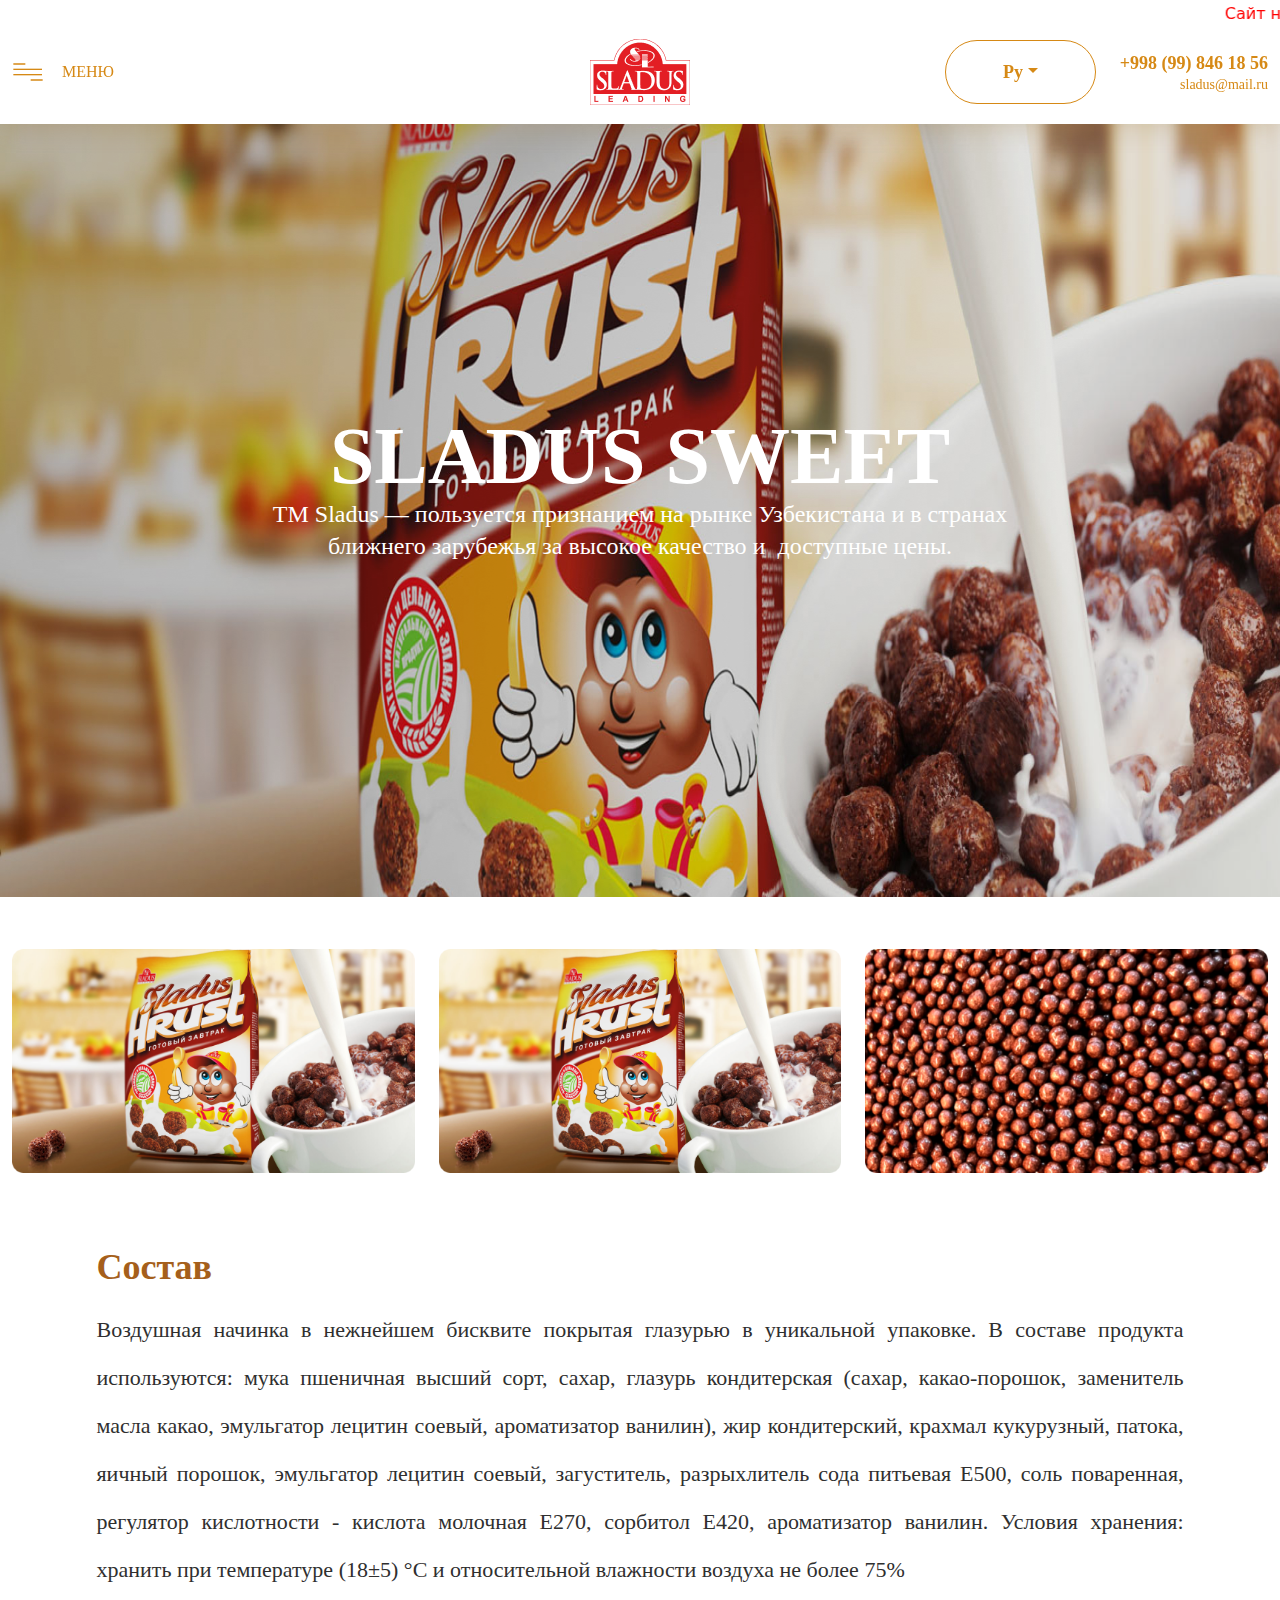
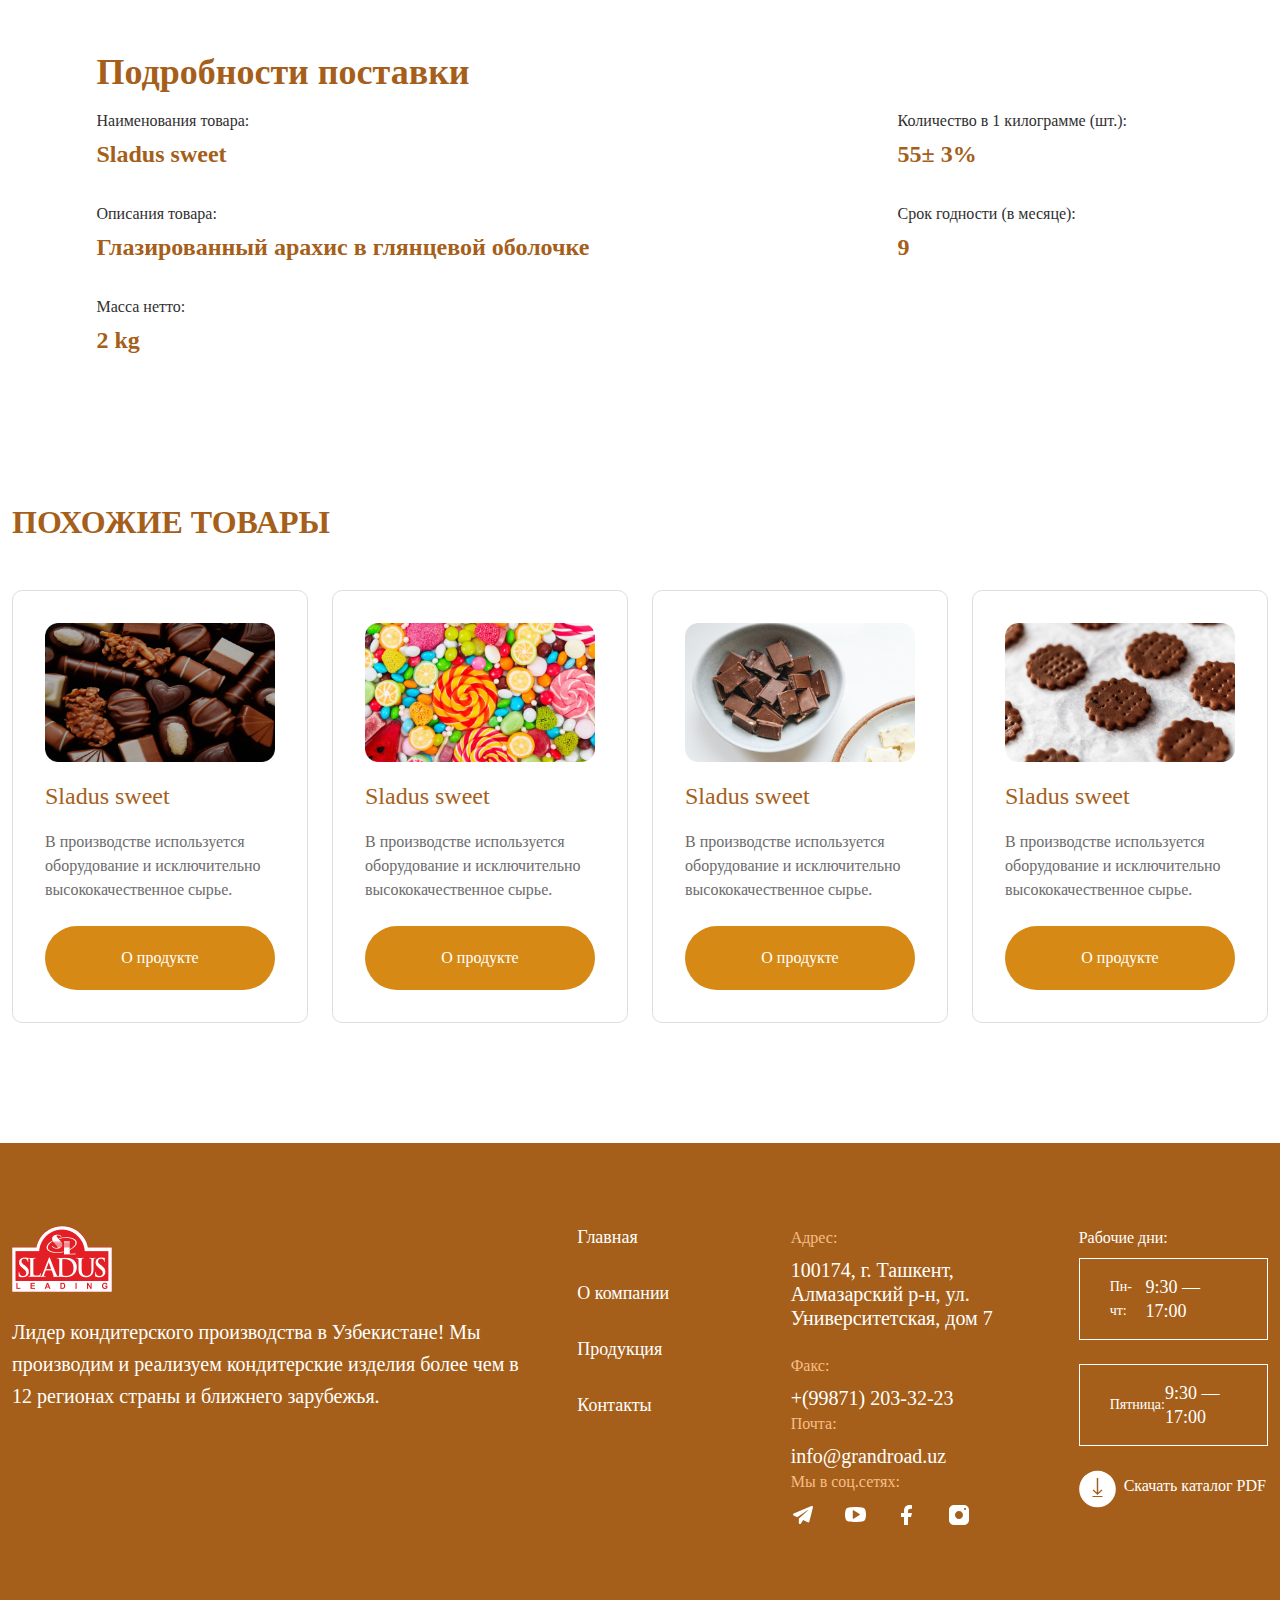
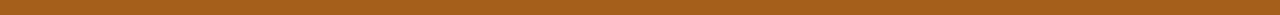
<file: product/index.html>
<!DOCTYPE html>
<html lang="en">

<head>
    <link rel="icon" href="./assets/icons/logo.ico">
    <meta charset="UTF-8">
    <meta http-equiv="X-UA-Compatible" content="IE=edge">
    <meta name="viewport" content="width=device-width, initial-scale=1.0">
    <title>Продукция</title>
    <link href="https://cdn.jsdelivr.net/npm/bootstrap@5.1.3/dist/css/bootstrap.min.css" rel="stylesheet">
    <link rel="stylesheet" href="./css/main.css">
    <link rel="stylesheet" href="./css/media.css">
    <link rel="stylesheet" href="./css/animation.css">
    <link rel="preload" href="./assets/fonts/dinpro.otf" as="font">
    <link rel="stylesheet" href="./OwlCarousel2-2.3.4/dist/assets/owl.carousel.min.css">
    <link rel="stylesheet" href="./OwlCarousel2-2.3.4/dist/assets/owl.theme.default.min.css">
    <script src="https://cdn.jsdelivr.net/npm/bootstrap@5.1.3/dist/js/bootstrap.bundle.min.js"></script>
    <script src="https://ajax.googleapis.com/ajax/libs/jquery/3.6.0/jquery.min.js"></script>
</head>

<body>
    <header class="header">

        <nav class="navbar fixed-top">
            <marquee class="fixed-top">Сайт находится в разработке</marquee>
            <div class="container">
                <div class="burger_box">
                    <div class="offcanvas offcanvas-start fade" id="burger">
                        <div class="row">
                            <div class="col-md-4">
                                <div class="offcanvas_content_box">
                                    <a href="" type="button" class="btn krestik " data-bs-dismiss="offcanvas">
                                        <img src="./assets/icons/krestik.svg" alt="krestic" class="krestic">
                                        <div class="offcanvas_text_box">
                                            <a href="../index.html" class="navigate_link">Главная</a>
                                            <a href="../about us/index.html" class="navigate_link">О компании</a>
                                            <a href="../katalog/index.html" class="navigate_link">Продукция</a>
                                            <a href="../galereya/index.html" class="navigate_link">Галерия</a>
                                            <a href="../vakansiya/index.html" class="navigate_link">Ваканcия</a>
                                            <a href="#" class="navigate_link">Контакты</a>
                                        </div>
                                    </a>
                                </div>
                            </div>
                            <div class="col-8">
                                <div class="offcanvas_carousel">
                                    <div class="owl-carousel">
                                        <div class="item">
                                            <a href="../product/index.html" class="owl_link">
                                                <div class="owl_img">
                                                    <img src="./assets/images/1.jpg" alt="">
                                                </div>
                                            </a>
                                        </div>
                                        <div class="item">
                                            <a href="../product/index.html" class="owl_link">
                                                <div class="owl_img">
                                                    <img src="./assets/images/2.jpg" alt="">
                                                </div>
                                            </a>
                                        </div>
                                        <div class="item">
                                            <a href="../product/index.html" class="owl_link">
                                                <div class="owl_img">
                                                    <img src="./assets/images/3.jpg" alt="">
                                                </div>
                                            </a>
                                        </div>
                                        <div class="item">
                                            <a href="../product/index.html" class="owl_link">
                                                <div class="owl_img">
                                                    <img src="./assets/images/4.jpg" alt="">
                                                </div>
                                            </a>
                                        </div>
                                        <div class="item">
                                            <a href="../product/index.html" class="owl_link">
                                                <div class="owl_img">
                                                    <img src="./assets/images/5.png" alt="">
                                                </div>
                                            </a>
                                        </div>
                                    </div>
                                </div>
                                <h1 class="carousel_text">Каталог продукции</h1>
                            </div>
                        </div>
                    </div>
                    <a href="#burger" type="button" class="burger d-flex" data-bs-toggle="offcanvas">
                        <img src="./assets/icons/burger.svg" alt="burger" class="burger_icon">
                        <h1 class="burger_text">Меню</h1>
                    </a>
                </div>
                <a href="../index.html" class="logo">
                    <img src="./assets/icons/logo.png" alt="logo" class="logo_icon">
                </a>
                <div class="info_box">
                    <div class="dropdown">
                        <button class="btn dropdown-toggle button" type="button" id="dropdownButton" data-bs-toggle="dropdown">Ру</button>
                        <ul class="dropdown-menu" aria-labelledby="dropdownMenuButton1">
                            <li><a class="dropdown-item" href="#">En</a></li>
                            <li><a class="dropdown-item" href="#">У'зб</a></li>
                            <li><a class="dropdown-item" href="#">Uzb</a></li>
                        </ul>
                    </div>

                    <div class="contact_box">
                        <a href="tel:+998461856" class="telephone_number">+998 (99) 846 18 56</a>
                        <a href="mailto:info@sladus.uz" class="email">sladus@mail.ru</a>
                    </div>
                </div>

            </div>

        </nav>
        <div class="header_section">
            <h1 class="header_title">Sladus sweet</h1>
            <h1 class="header_text">TM Sladus — пользуется признанием на рынке Узбекистана и в странах ближнего зарубежья за высокое качество и  доступные цены.</h1>
        </div>


    </header>

    <main class="main">
        <section class="mainOne">
            <div class="container">
                <div class="row">
                    <div class="col-sm-4">
                        <div class="mainOne_content_box">
                            <img src="./assets/images/one.png" alt="pic" class="mainOne_img">
                        </div>
                    </div>
                    <div class="col-sm-4">
                        <div class="mainOne_content_box">
                            <img src="./assets/images/one.png" alt="pic" class="mainOne_img">
                        </div>
                    </div>
                    <div class="col-sm-4">
                        <div class="mainOne_content_box">
                            <img src="./assets/images/two.png" alt="pic" class="mainOne_img">
                        </div>
                    </div>
                </div>
            </div>
        </section>
        <section class="mainTwo">
            <div class="container">
                <div class="mainTwo_content_box">
                    <h1 class="mainTwo_title">Состав</h1>
                    <h1 class="mainTwo_text">Воздушная начинка в нежнейшем бисквите покрытая глазурью в уникальной упаковке. В составе продукта используются: мука пшеничная высший сорт, сахар, глазурь кондитерская (сахар, какао-порошок, заменитель масла какао, эмульгатор лецитин
                        соевый, ароматизатор ванилин), жир кондитерский, крахмал кукурузный, патока, яичный порошок, эмульгатор лецитин соевый, загуститель, разрыхлитель сода питьевая E500, соль поваренная, регулятор кислотности - кислота молочная E270,
                        сорбитол E420, ароматизатор ванилин. Условия хранения: хранить при температуре (18±5) °С и относительной влажности воздуха не более 75%</h1>
                    <div class="mainTwo_box">
                        <h1 class="mainTwo_title">Подробности поставки</h1>
                        <div class="mainTwo_mini_box">
                            <span>
                                <h1 class="mainTwo_box_text">Наименования товара: </h1>
                                <h1 class="mainTwo_box_title">Sladus sweet</h1>
                            </span>
                            <span class="needwidth">
                                <h1 class="mainTwo_box_text">Количество  в 1 килограмме  (шт.):</h1>
                                <h1 class="mainTwo_box_title">55± 3%</h1>
                            </span>
                        </div>
                        <div class="mainTwo_mini_box">
                            <span>
                                <h1 class="mainTwo_box_text">Описания товара:</h1>
                                <h1 class="mainTwo_box_title">Глазированный арахис в глянцевой оболочке</h1>
                            </span>
                            <span class="needwidth">
                                <h1 class="mainTwo_box_text">Срок годности (в месяце):</h1>
                                <h1 class="mainTwo_box_title">9</h1>
                            </span>
                        </div>
                        <div class="mainTwo_mini_box">
                            <span>
                                <h1 class="mainTwo_box_text">Масса нетто:</h1>
                                <h1 class="mainTwo_box_title">2 kg</h1>
                            </span>

                        </div>
                    </div>
                </div>
            </div>
        </section>
        <section class="mainThree">
            <div class="container">
                <h1 class="mainOne_title">Похожие товары</h1>
                <div class="row">
                    <div class="col-xl-3 col-sm-6">
                        <div class="content_box">
                            <img src="./assets/images/11.png" alt="pic" class="content_img">
                            <h1 class="content_title">Sladus sweet</h1>
                            <h1 class="content_text">В производстве используется оборудование и исключительно высококачественное сырье. </h1>
                            <a href="../product/index.html" class="content_link">О продукте</a>
                        </div>
                    </div>
                    <div class="col-xl-3 col-sm-6">
                        <div class="content_box">
                            <img src="./assets/images/22.png" alt="pic" class="content_img">
                            <h1 class="content_title">Sladus sweet</h1>
                            <h1 class="content_text">В производстве используется оборудование и исключительно высококачественное сырье. </h1>
                            <a href="../product/index.html" class="content_link">О продукте</a>
                        </div>
                    </div>
                    <div class="col-xl-3 col-sm-6">
                        <div class="content_box">
                            <img src="./assets/images/33.png" alt="pic" class="content_img">
                            <h1 class="content_title">Sladus sweet</h1>
                            <h1 class="content_text">В производстве используется оборудование и исключительно высококачественное сырье. </h1>
                            <a href="../product/index.html" class="content_link">О продукте</a>
                        </div>
                    </div>
                    <div class="col-xl-3 col-sm-6">
                        <div class="content_box">
                            <img src="./assets/images/44.png" alt="pic" class="content_img">
                            <h1 class="content_title">Sladus sweet</h1>
                            <h1 class="content_text">В производстве используется оборудование и исключительно высококачественное сырье. </h1>
                            <a href="../product/index.html" class="content_link">О продукте</a>
                        </div>
                    </div>
                </div>
            </div>
        </section>
    </main>

    <footer class="footer">
        <div class="container">
            <div class="row">
                <div class="col-xl-5 col-lg-4">
                    <div class="footer_one">
                        <img src="./assets/icons/logo.png" alt="logo" class="footer_logo">
                        <h1 class="footer_one_text">Лидер кондитерского производства в Узбекистане! Мы производим и реализуем кондитерские изделия более чем в 12 регионах страны и ближнего зарубежья.</h1>
                    </div>
                </div>
                <div class="col-lg-2">
                    <div class="footer_two">
                        <ul class="footer_two_ul">
                            <li class="footer_two_li">
                                <a href="../index.html">Главная</a>
                            </li>
                            <li class="footer_two_li">
                                <a href="../about us/index.html">О компании</a>
                            </li>
                            <li class="footer_two_li">
                                <a href="#">Продукция</a>
                            </li>
                            <li class="footer_two_li">
                                <a href="#">Контакты</a>
                            </li>
                        </ul>
                    </div>
                </div>
                <div class="col-lg-3">
                    <div class="footer_three">
                        <ul class="footer_three_ul">
                            <li class="footer_three_li">
                                <h1 class="footer_three_li_title">Адрес:</h1>
                                <h1 class="footer_three_li_text">100174, г. Ташкент, Алмазарский р-н, ул. Университетская, дом 7</h1>
                            </li>
                            <li class="footer_three_li">
                                <h1 class="footer_three_li_title">Факс:</h1>
                                <a href="tel:+(99871)203-32-23" class="footer_three_li_text">+(99871) 203-32-23</a>
                            </li>
                            <li class="footer_three_li">
                                <h1 class="footer_three_li_title">Почта:</h1>
                                <a href="mailto:info@grandroad.uz" class="footer_three_li_text">info@grandroad.uz</a>
                            </li>
                            <li class="footer_three_li">
                                <h1 class="footer_three_li_title">Мы в соц.сетях:</h1>
                                <div class="icon_box">
                                    <a href="#"><img src="./assets/icons/tg.svg" alt="icon" class="social_midia_icon"></a>
                                    <a href="#"><img src="./assets/icons/yt.svg" alt="icon" class="social_midia_icon"></a>
                                    <a href="#"><img src="./assets/icons/fb.svg" alt="icon" class="social_midia_icon"></a>
                                    <a href="#"><img src="./assets/icons/insta.svg" alt="icon" class="social_midia_icon"></a>
                                </div>
                            </li>
                        </ul>
                    </div>
                </div>
                <div class="col-xl-2 col-lg-3">
                    <div class="footer_four">
                        <h1 class="footer_four_title">Рабочие дни:</h1>
                        <div class="footer_four_box">
                            <h1 class="footer_four_box_title">Пн-чт:</h1>
                            <h1 class="footer_four_box_text">9:30 — 17:00</h1>
                        </div>
                        <div class="footer_four_box">
                            <h1 class="footer_four_box_title">Пятница:</h1>
                            <h1 class="footer_four_box_text">9:30 — 17:00</h1>
                        </div>
                        <a href="#" class="download">
                            <img src="./assets/icons/download.svg" alt="download" class="download_img">
                            <h1 class="downoad_text">Cкачать каталог PDF</h1>
                        </a>
                    </div>
                </div>
            </div>
        </div>
    </footer>






    <script src="https://ajax.googleapis.com/ajax/libs/jquery/3.6.0/jquery.min.js"></script>

    <script src="./OwlCarousel2-2.3.4/dist/owl.carousel.min.js"></script>
    <script src="./js/main.js"></script>



</body>

</html>

</html>
</file>
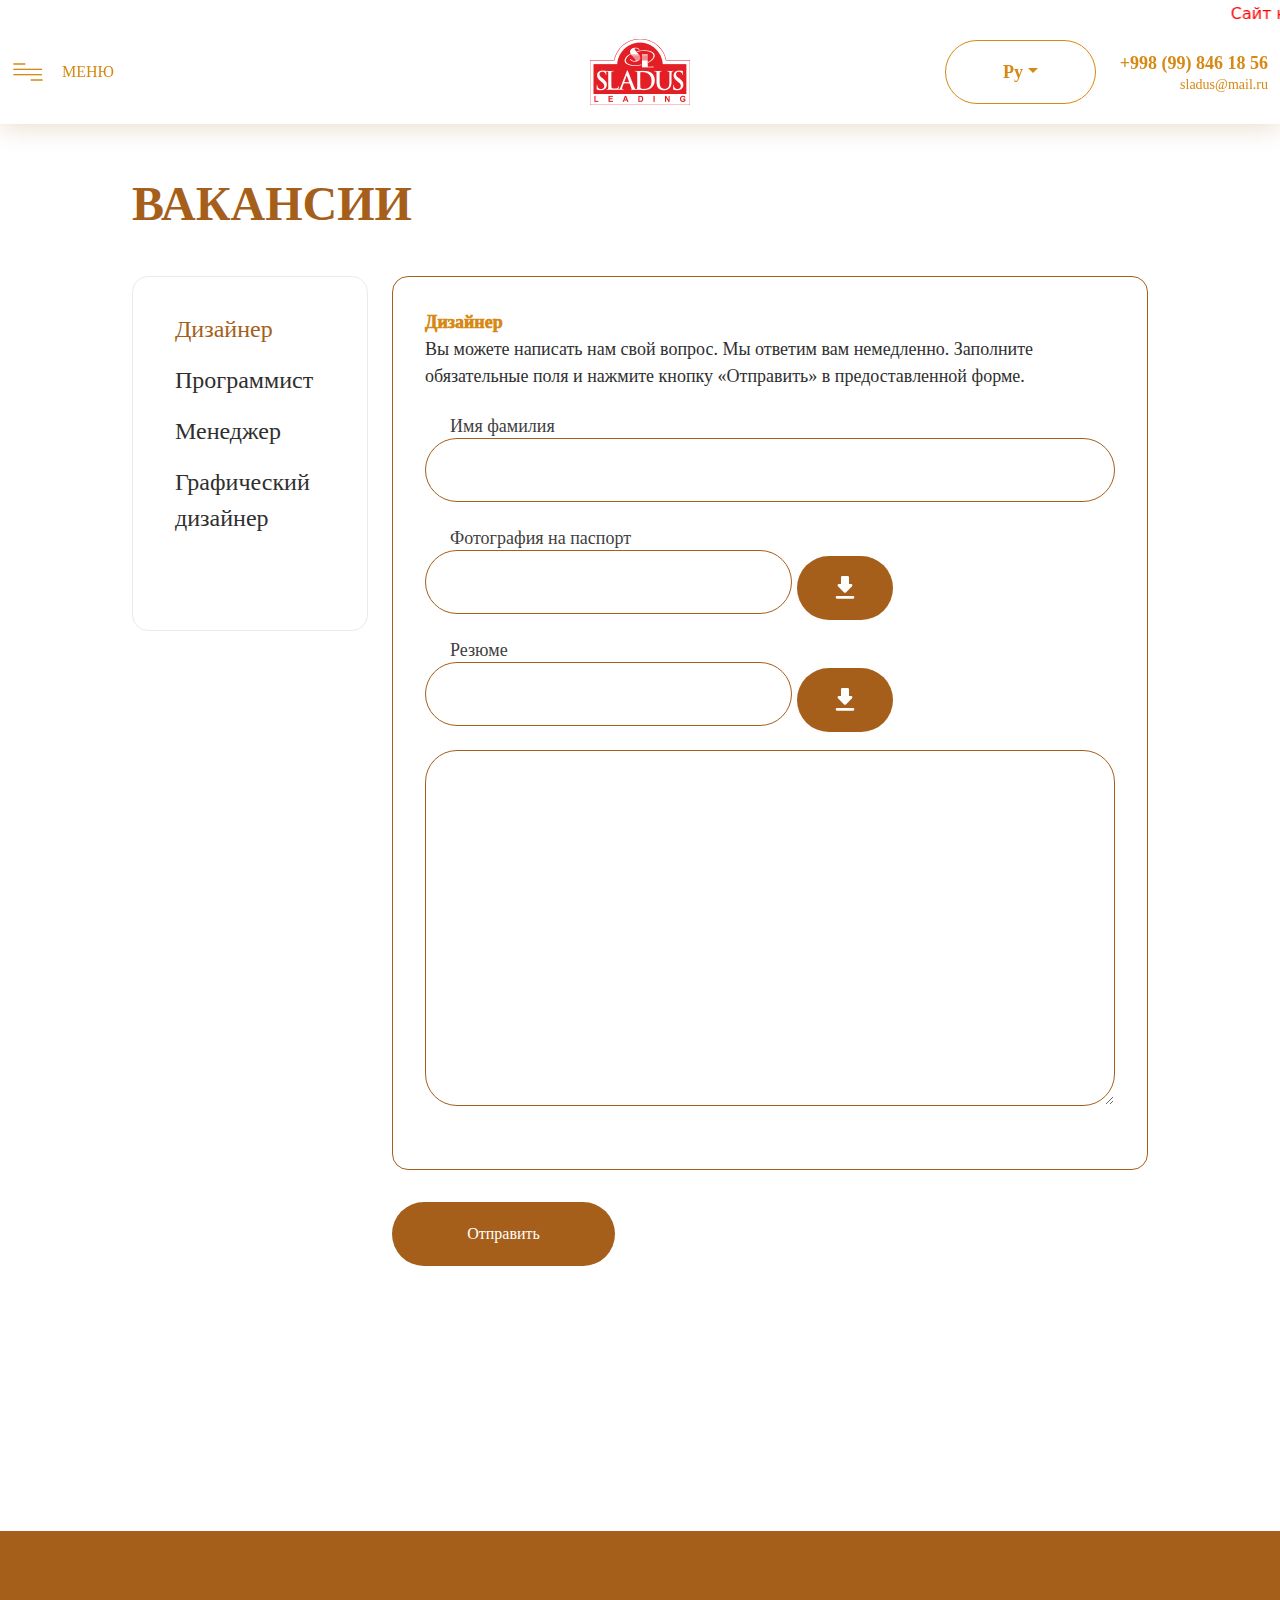
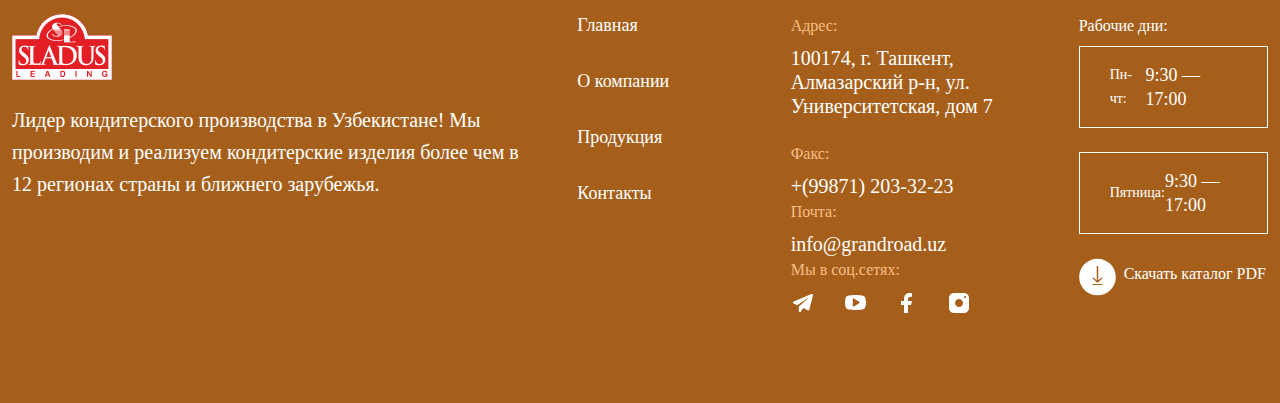
<file: vakansiya/index.html>
<!DOCTYPE html>
<html lang="en">

<head>
    <link rel="icon" href="./assets/icons/logo.ico">
    <meta charset="UTF-8">
    <meta http-equiv="X-UA-Compatible" content="IE=edge">
    <meta name="viewport" content="width=device-width, initial-scale=1.0">
    <title>Вакансии</title>
    <link href="https://cdn.jsdelivr.net/npm/bootstrap@5.1.3/dist/css/bootstrap.min.css" rel="stylesheet">
    <link rel="stylesheet" href="./css/main.css">
    <link rel="stylesheet" href="./css/media.css">
    <link rel="stylesheet" href="./css/animation.css">
    <link rel="preload" href="./assets/fonts/dinpro.otf" as="font">
    <link rel="stylesheet" href="./OwlCarousel2-2.3.4/dist/assets/owl.carousel.min.css">
    <link rel="stylesheet" href="./OwlCarousel2-2.3.4/dist/assets/owl.theme.default.min.css">
    <script src="https://cdn.jsdelivr.net/npm/bootstrap@5.1.3/dist/js/bootstrap.bundle.min.js"></script>
    <script src="https://ajax.googleapis.com/ajax/libs/jquery/3.6.0/jquery.min.js"></script>
</head>

<body>
    <header class="header">
        <nav class="navbar fixed-top">
            <marquee class="fixed-top">Сайт находится в разработке</marquee>
            <div class="container">
                <div class="burger_box">
                    <div class="offcanvas offcanvas-start fade" id="burger">
                        <div class="row">
                            <div class="col-md-4">
                                <div class="offcanvas_content_box">
                                    <a href="" type="button" class="btn krestik " data-bs-dismiss="offcanvas">
                                        <img src="./assets/icons/krestik.svg" alt="krestic" class="krestic">
                                        <div class="offcanvas_text_box">
                                            <a href="../index.html" class="navigate_link">Главная</a>
                                            <a href="../about us/index.html" class="navigate_link">О компании</a>
                                            <a href="../katalog/index.html" class="navigate_link">Продукция</a>
                                            <a href="../galereya/index.html" class="navigate_link">Галерия</a>
                                            <a href="#" class="navigate_link active">Ваканcия</a>
                                            <a href="#" class="navigate_link">Контакты</a>
                                        </div>
                                    </a>
                                </div>
                            </div>
                            <div class="col-8">
                                <div class="offcanvas_carousel">
                                    <div class="owl-carousel">
                                        <div class="item">
                                            <a href="../product/index.html" class="owl_link">
                                                <div class="owl_img">
                                                    <img src="./assets/images/1.jpg" alt="">
                                                </div>
                                            </a>
                                        </div>
                                        <div class="item">
                                            <a href="../product/index.html" class="owl_link">
                                                <div class="owl_img">
                                                    <img src="./assets/images/2.jpg" alt="">
                                                </div>
                                            </a>
                                        </div>
                                        <div class="item">
                                            <a href="../product/index.html" class="owl_link">
                                                <div class="owl_img">
                                                    <img src="./assets/images/3.jpg" alt="">
                                                </div>
                                            </a>
                                        </div>
                                        <div class="item">
                                            <a href="../product/index.html" class="owl_link">
                                                <div class="owl_img">
                                                    <img src="./assets/images/4.jpg" alt="">
                                                </div>
                                            </a>
                                        </div>
                                        <div class="item">
                                            <a href="../product/index.html" class="owl_link">
                                                <div class="owl_img">
                                                    <img src="./assets/images/5.png" alt="">
                                                </div>
                                            </a>
                                        </div>
                                    </div>
                                </div>
                                <h1 class="carousel_text">Каталог продукции</h1>
                            </div>
                        </div>
                    </div>
                    <a href="#burger" type="button" class="burger d-flex" data-bs-toggle="offcanvas">
                        <img src="./assets/icons/burger.svg" alt="burger" class="burger_icon">
                        <h1 class="burger_text">Меню</h1>
                    </a>
                </div>
                <a href="../index.html" class="logo">
                    <img src="./assets/icons/logo.png" alt="logo" class="logo_icon">
                </a>
                <div class="info_box">
                    <div class="dropdown">
                        <button class="btn dropdown-toggle button" type="button" id="dropdownButton" data-bs-toggle="dropdown">Ру</button>
                        <ul class="dropdown-menu" aria-labelledby="dropdownMenuButton1">
                            <li><a class="dropdown-item" href="#">En</a></li>
                            <li><a class="dropdown-item" href="#">У'зб</a></li>
                            <li><a class="dropdown-item" href="#">Uzb</a></li>
                        </ul>
                    </div>

                    <div class="contact_box">
                        <a href="tel:+998461856" class="telephone_number">+998 (99) 846 18 56</a>
                        <a href="mailto:info@sladus.uz" class="email">sladus@mail.ru</a>
                    </div>
                </div>

            </div>

        </nav>
    </header>

    <main class="main">
        <section class="mainOne">
            <div class="container">
                <h1 class="main_title">Вакансии</h1>
                <div class="row">
                    <div class="col-xl-3">
                        <ul class="nav nav-tabs">
                            <li class="nav-item active">
                                <a href="#menu1" data-bs-toggle="tab" class="nav-link active">Дизайнер </a>
                            </li>
                            <li class="nav-item">
                                <a href="#menu2" data-bs-toggle="tab" class="nav-link">Программист </a>
                            </li>
                            <li class="nav-item">
                                <a href="#menu3" data-bs-toggle="tab" class="nav-link">Менеджер </a>
                            </li>
                            <li class="nav-item">
                                <a href="#menu4" data-bs-toggle="tab" class="nav-link">Графический дизайнер </a>
                            </li>
                        </ul>
                    </div>
                    <div class="col-xl-9">
                        <div class="tab-content">
                            <div class="tab-pane active fade show" id="menu1">
                                <form action="https://echo.htmlacademy.ru/courses" method="post">
                                    <div class="mainOne_content_box">
                                        <h1 class="mainOne_text">Дизайнер</h1>
                                        <h1 class="mainOne_text">Вы можете написать нам свой вопрос. Мы ответим вам немедленно. Заполните обязательные поля и нажмите кнопку «Отправить» в предоставленной форме. </h1>
                                        <h1 class="mainOne_title">Имя фамилия</h1>
                                        <input required class="input" type="text" name="Имя">
                                        <h1 class="mainOne_title">Фотография на паспорт</h1>
                                        <input required type="text" name="Фотография">
                                        <label>
                        <input  class="d-none" type="file" name="фотография">
                        <img src="./assets/icons/downlo.svg" alt="download">
                    </label>
                                        <h1 class="mainOne_title">Резюме</h1>
                                        <input required type="text" name="Резюме">
                                        <label>
                        <input  class="d-none" type="file" name="Резюме">
                        <img src="./assets/icons/downlo.svg" alt="download">
                    </label>
                                        <textarea class="input1" name="Коментарий"></textarea>
                                    </div>
                                    <button c type="submit" class="btn button2">Отправить</button>
                                </form>
                            </div>
                            <div class="tab-pane fade show" id="menu3">
                                <form action="https://echo.htmlacademy.ru/courses" method="post">
                                    <div class="mainOne_content_box">
                                        <h1 class="mainOne_text">Менеджер</h1>
                                        <h1 class="mainOne_text">Вы можете написать нам свой вопрос. Мы ответим вам немедленно. Заполните обязательные поля и нажмите кнопку «Отправить» в предоставленной форме. </h1>
                                        <h1 class="mainOne_title">Имя фамилия</h1>
                                        <input required class="input" type="text" name="Имя">
                                        <h1 class="mainOne_title">Фотография на паспорт</h1>
                                        <input required type="text" name="Фотография">
                                        <label>
                        <input  class="d-none" type="file" name="фотография">
                        <img src="./assets/icons/downlo.svg" alt="download">
                    </label>
                                        <h1 class="mainOne_title">Резюме</h1>
                                        <input required type="text" name="Резюме">
                                        <label>
                        <input  class="d-none" type="file" name="Резюме">
                        <img src="./assets/icons/downlo.svg" alt="download">
                    </label>
                                        <textarea class="input1" name="Коментарий"></textarea>
                                    </div>
                                    <button c type="submit" class="btn button2">Отправить</button>
                                </form>
                            </div>
                            <div class="tab-pane fade show" id="menu2">
                                <form action="https://echo.htmlacademy.ru/courses" method="post">
                                    <div class="mainOne_content_box">
                                        <h1 class="mainOne_text">Программист</h1>
                                        <h1 class="mainOne_text">Вы можете написать нам свой вопрос. Мы ответим вам немедленно. Заполните обязательные поля и нажмите кнопку «Отправить» в предоставленной форме. </h1>
                                        <h1 class="mainOne_title">Имя фамилия</h1>
                                        <input required class="input" type="text" name="Имя">
                                        <h1 class="mainOne_title">Фотография на паспорт</h1>
                                        <input required type="text" name="Фотография">
                                        <label>
                        <input  class="d-none" type="file" name="фотография">
                        <img src="./assets/icons/downlo.svg" alt="download">
                    </label>
                                        <h1 class="mainOne_title">Резюме</h1>
                                        <input required type="text" name="Резюме">
                                        <label>
                        <input  class="d-none" type="file" name="Резюме">
                        <img src="./assets/icons/downlo.svg" alt="download">
                    </label>
                                        <textarea class="input1" name="Коментарий"></textarea>
                                    </div>
                                    <button c type="submit" class="btn button2">Отправить</button>
                                </form>
                            </div>
                            <div class="tab-pane fade show" id="menu4">
                                <form action="https://echo.htmlacademy.ru/courses" method="post">
                                    <div class="mainOne_content_box">
                                        <h1 class="mainOne_text">Графический дизайнер</h1>
                                        <h1 class="mainOne_text">Вы можете написать нам свой вопрос. Мы ответим вам немедленно. Заполните обязательные поля и нажмите кнопку «Отправить» в предоставленной форме. </h1>
                                        <h1 class="mainOne_title">Имя фамилия</h1>
                                        <input required class="input" type="text" name="Имя">
                                        <h1 class="mainOne_title">Фотография на паспорт</h1>
                                        <input required type="text" name="Фотография">
                                        <label>
                        <input  class="d-none" type="file" name="фотография">
                        <img src="./assets/icons/downlo.svg" alt="download">
                    </label>
                                        <h1 class="mainOne_title">Резюме</h1>
                                        <input required type="text" name="Резюме">
                                        <label>
                        <input  class="d-none" type="file" name="Резюме">
                        <img src="./assets/icons/downlo.svg" alt="download">
                    </label>
                                        <textarea class="input1" name="Коментарий"></textarea>
                                    </div>
                                    <button type="submit" class="btn button2">Отправить</button>
                                </form>
                            </div>

                        </div>
                    </div>
                </div>
            </div>
        </section>
    </main>

    <footer class="footer">
        <div class="container">
            <div class="row">
                <div class="col-xl-5 col-lg-4">
                    <div class="footer_one">
                        <img src="./assets/icons/logo.png" alt="logo" class="footer_logo">
                        <h1 class="footer_one_text">Лидер кондитерского производства в Узбекистане! Мы производим и реализуем кондитерские изделия более чем в 12 регионах страны и ближнего зарубежья.</h1>
                    </div>
                </div>
                <div class="col-lg-2">
                    <div class="footer_two">
                        <ul class="footer_two_ul">
                            <li class="footer_two_li">
                                <a href="../index.html">Главная</a>
                            </li>
                            <li class="footer_two_li">
                                <a href="../about us/index.html">О компании</a>
                            </li>
                            <li class="footer_two_li">
                                <a href="../product/index.html">Продукция</a>
                            </li>
                            <li class="footer_two_li">
                                <a href="#">Контакты</a>
                            </li>
                        </ul>
                    </div>
                </div>
                <div class="col-lg-3">
                    <div class="footer_three">
                        <ul class="footer_three_ul">
                            <li class="footer_three_li">
                                <h1 class="footer_three_li_title">Адрес:</h1>
                                <h1 class="footer_three_li_text">100174, г. Ташкент, Алмазарский р-н, ул. Университетская, дом 7</h1>
                            </li>
                            <li class="footer_three_li">
                                <h1 class="footer_three_li_title">Факс:</h1>
                                <a href="tel:+(99871)203-32-23" class="footer_three_li_text">+(99871) 203-32-23</a>
                            </li>
                            <li class="footer_three_li">
                                <h1 class="footer_three_li_title">Почта:</h1>
                                <a href="mailto:info@grandroad.uz" class="footer_three_li_text">info@grandroad.uz</a>
                            </li>
                            <li class="footer_three_li">
                                <h1 class="footer_three_li_title">Мы в соц.сетях:</h1>
                                <div class="icon_box">
                                    <a href="#"><img src="./assets/icons/tg.svg" alt="icon" class="social_midia_icon"></a>
                                    <a href="#"><img src="./assets/icons/yt.svg" alt="icon" class="social_midia_icon"></a>
                                    <a href="#"><img src="./assets/icons/fb.svg" alt="icon" class="social_midia_icon"></a>
                                    <a href="#"><img src="./assets/icons/insta.svg" alt="icon" class="social_midia_icon"></a>
                                </div>
                            </li>
                        </ul>
                    </div>
                </div>
                <div class="col-xl-2 col-lg-3">
                    <div class="footer_four">
                        <h1 class="footer_four_title">Рабочие дни:</h1>
                        <div class="footer_four_box">
                            <h1 class="footer_four_box_title">Пн-чт:</h1>
                            <h1 class="footer_four_box_text">9:30 — 17:00</h1>
                        </div>
                        <div class="footer_four_box">
                            <h1 class="footer_four_box_title">Пятница:</h1>
                            <h1 class="footer_four_box_text">9:30 — 17:00</h1>
                        </div>
                        <a href="#" class="download">
                            <img src="./assets/icons/download.svg" alt="download" class="download_img">
                            <h1 class="downoad_text">Cкачать каталог PDF</h1>
                        </a>
                    </div>
                </div>
            </div>
        </div>
    </footer>






    <script src="https://ajax.googleapis.com/ajax/libs/jquery/3.6.0/jquery.min.js"></script>

    <script src="./OwlCarousel2-2.3.4/dist/owl.carousel.min.js"></script>
    <script src="./js/main.js"></script>



</body>

</html>

</html>

</html>
</file>
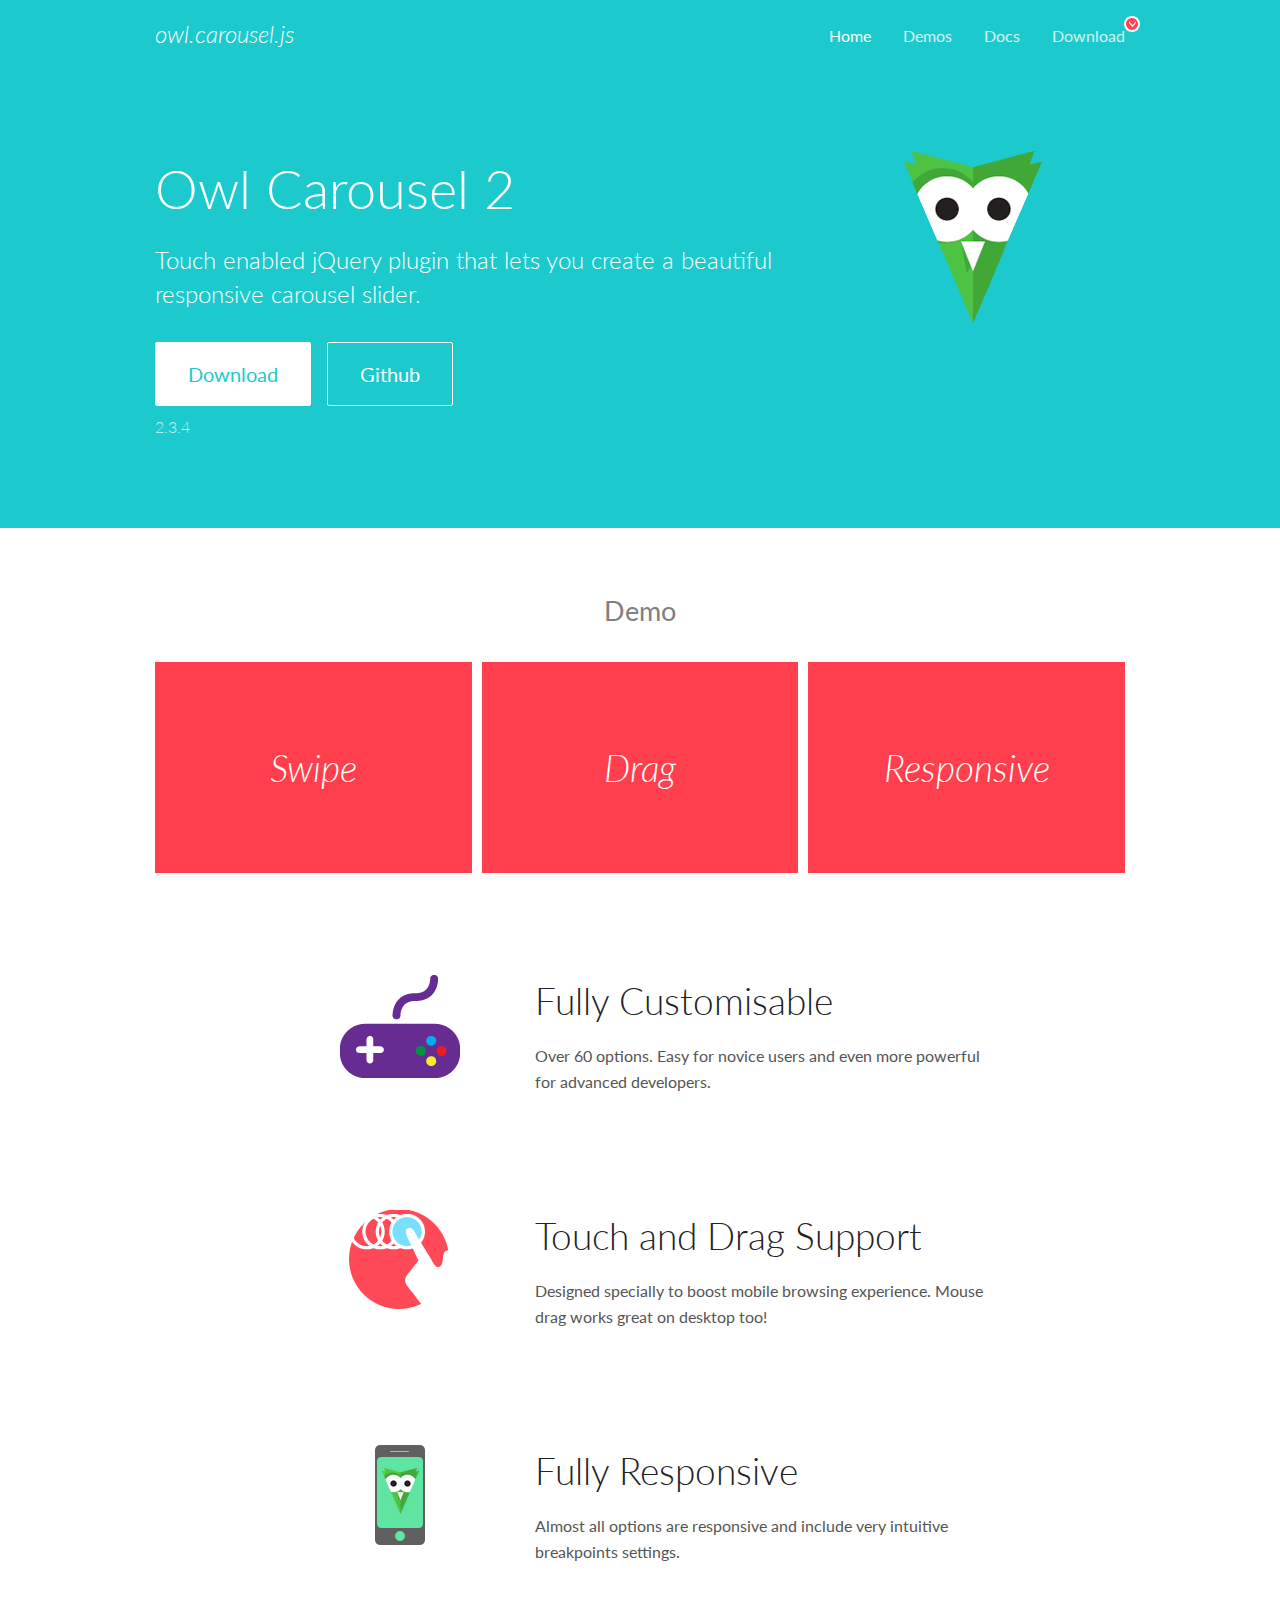
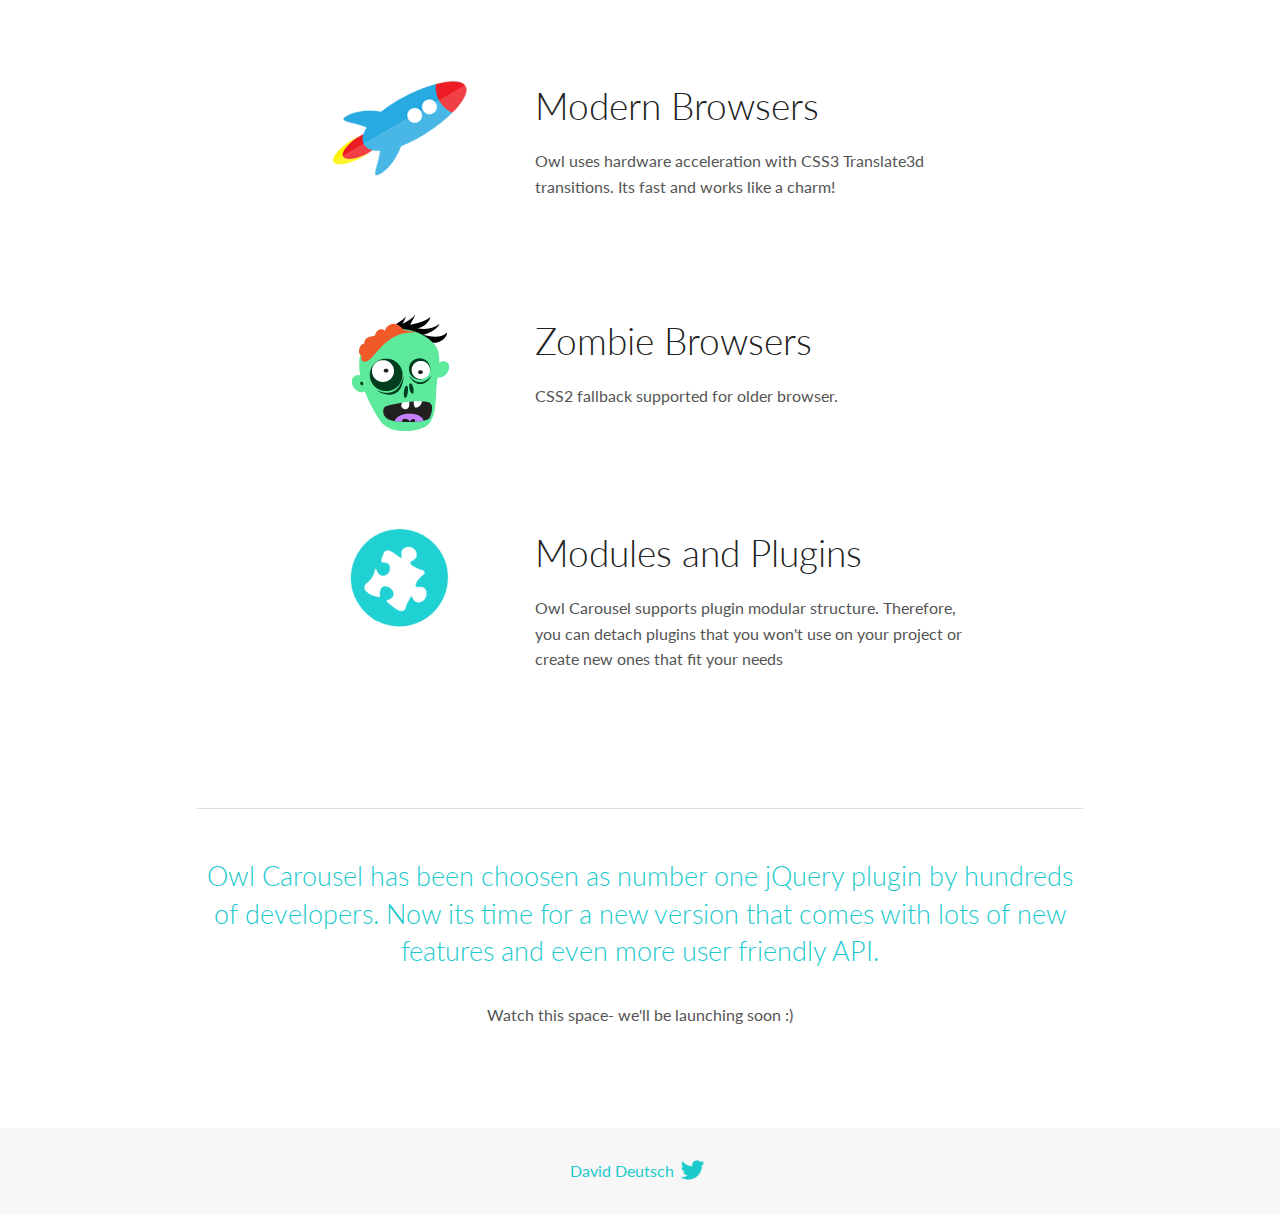
<file: OwlCarousel2-2.3.4/docs/index.html>
<!DOCTYPE html>
<html lang="en">
  <head>

    <!-- head -->
    <meta charset="utf-8">
    <meta name="msapplication-tap-highlight" content="no" />
    <meta name="viewport" content="width=device-width, initial-scale=1.0" />
    <meta name="description" content="Touch enabled jQuery plugin that lets you create beautiful responsive carousel slider.">
    <meta name="author" content="David Deutsch">
    <title>
      Home | Owl Carousel | 2.3.4
    </title>

    <!-- Stylesheets -->
    <link href='https://fonts.googleapis.com/css?family=Lato:300,400,700,400italic,300italic' rel='stylesheet' type='text/css'>
    <link rel="stylesheet" href="assets/css/docs.theme.min.css">

    <!-- Owl Stylesheets -->
    <link rel="stylesheet" href="assets/owlcarousel/assets/owl.carousel.min.css">
    <link rel="stylesheet" href="assets/owlcarousel/assets/owl.theme.default.min.css">

    <!-- HTML5 shim and Respond.js IE8 support of HTML5 elements and media queries -->

    <!--[if lt IE 9]>
      <script src="https://oss.maxcdn.com/libs/html5shiv/3.7.0/html5shiv.js"></script>
      <script src="https://oss.maxcdn.com/libs/respond.js/1.3.0/respond.min.js"></script>
    <![endif]-->

    <!-- Favicons -->
    <link rel="apple-touch-icon-precomposed" sizes="144x144" href="assets/ico/apple-touch-icon-144-precomposed.png">
    <link rel="shortcut icon" href="assets/ico/favicon.png">
    <link rel="shortcut icon" href="favicon.ico">

    <!-- Yeah i know js should not be in header. Its required for demos.-->

    <!-- javascript -->
    <script src="assets/vendors/jquery.min.js"></script>
    <script src="assets/owlcarousel/owl.carousel.js"></script>
  </head>
  <body>

    <!-- header -->
    <header class="header">
      <div class="row">
        <div class="large-12 columns">
          <div class="brand left">
            <h3>
              <a href="/OwlCarousel2/">owl.carousel.js</a> 
            </h3>
          </div>
          <a id="toggle-nav" class="right">
            <span></span> <span></span> <span></span> 
          </a> 
          <div class="nav-bar">
            <ul class="clearfix">
              <li class="active">
                <a href="/OwlCarousel2/index.html">Home</a> 
              </li>
              <li> <a href="/OwlCarousel2/demos/demos.html">Demos</a>  </li>
              <li> <a href="/OwlCarousel2/docs/started-welcome.html">Docs</a>  </li>
              <li>
                <a href="https://github.com/OwlCarousel2/OwlCarousel2/archive/2.3.4.zip">Download</a> 
                <span class="download"></span> 
              </li>
            </ul>
          </div>
        </div>
      </div>
    </header>

    <!-- home panel -->
    <section id="hero">
      <div class="row">
        <div class="large-8 medium-8 columns">
          <h1>Owl Carousel 2</h1>
          <h4>Touch enabled jQuery plugin that lets you create a beautiful responsive carousel slider.</h4>
          <a href="https://github.com/OwlCarousel2/OwlCarousel2/archive/2.3.4.zip" class="hero-button">Download</a> 
          <a href="https://github.com/OwlCarousel2/OwlCarousel2" class="hero-button outline">Github</a> 
          <p>2.3.4</p>
        </div>
        <div class="large-4 medium-4 columns">
          <img class="owl-logo" src="assets/img/owl-logo.png" alt="mr. Owl">
        </div>
      </div>
    </section>

    <!-- body -->
    <div class="home-demo">
      <div class="row">
        <div class="large-12 columns">
          <h3>Demo</h3>
          <div class="owl-carousel">
            <div class="item">
              <h2>Swipe</h2>
            </div>
            <div class="item">
              <h2>Drag</h2>
            </div>
            <div class="item">
              <h2>Responsive</h2>
            </div>
            <div class="item">
              <h2>CSS3</h2>
            </div>
            <div class="item">
              <h2>Fast</h2>
            </div>
            <div class="item">
              <h2>Easy</h2>
            </div>
            <div class="item">
              <h2>Free</h2>
            </div>
            <div class="item">
              <h2>Upgradable</h2>
            </div>
            <div class="item">
              <h2>Tons of options</h2>
            </div>
            <div class="item">
              <h2>Infinity</h2>
            </div>
            <div class="item">
              <h2>Auto Width</h2>
            </div>
          </div>
        </div>
      </div>
    </div>
    <script>
      var owl = $('.owl-carousel');
      owl.owlCarousel({
        margin: 10,
        loop: true,
        responsive: {
          0: {
            items: 1
          },
          600: {
            items: 2
          },
          1000: {
            items: 3
          }
        }
      })
    </script>

    <!-- features -->
    <div id="features">
      <div class="row">
        <div class="small-12 medium-9 small-centered columns">
          <section class="row feature">
            <div class="medium-4 small-12 columns">
              <img src="assets/img/feature-options.png" alt="">
            </div>
            <div class="medium-8 small-12 columns">
              <h2>Fully Customisable</h2>
              <p>Over 60 options. Easy for novice users and even more powerful for advanced developers.</p>
            </div>
          </section>
          <section class="row feature">
            <div class="medium-4 small-12 columns">
              <img src="assets/img/feature-drag.png" alt="">
            </div>
            <div class="medium-8 small-12 columns">
              <h2>Touch and Drag Support</h2>
              <p>Designed specially to boost mobile browsing experience. Mouse drag works great on desktop too!</p>
            </div>
          </section>
          <section class="row feature">
            <div class="medium-4 small-12 columns">
              <img src="assets/img/feature-responsive.png" alt="">
            </div>
            <div class="medium-8 small-12 columns">
              <h2>Fully Responsive</h2>
              <p>Almost all options are responsive and include very intuitive breakpoints settings.</p>
            </div>
          </section>
          <section class="row feature">
            <div class="medium-4 small-12 columns">
              <img src="assets/img/feature-modern.png" alt="">
            </div>
            <div class="medium-8 small-12 columns">
              <h2>Modern Browsers</h2>
              <p>Owl uses hardware acceleration with CSS3 Translate3d transitions. Its fast and works like a charm! </p>
            </div>
          </section>
          <section class="row feature">
            <div class="medium-4 small-12 columns">
              <img src="assets/img/feature-zombie.png" alt="">
            </div>
            <div class="medium-8 small-12 columns">
              <h2>Zombie Browsers</h2>
              <p>CSS2 fallback supported for older browser.</p>
            </div>
          </section>
          <section class="row feature">
            <div class="medium-4 small-12 columns">
              <img src="assets/img/feature-module.png" alt="">
            </div>
            <div class="medium-8 small-12 columns">
              <h2>Modules and Plugins</h2>
              <p>Owl Carousel supports plugin modular structure. Therefore, you can detach plugins that you won&#x27;t use on your project or create new ones that fit your needs</p>
            </div>
          </section>
        </div>
      </div>
    </div>

    <!-- footer -->
    <section id="teaser-text">
      <div class="row">
        <div class="small-12 medium-11 small-centered columns">
          <hr>
          <h3 id="owl-carousel-has-been-choosen-as-number-one-jquery-plugin-by-hundreds-of-developers-now-its-time-for-a-new-version-that-comes-with-lots-of-new-features-and-even-more-user-friendly-api-">Owl Carousel has been choosen as number one jQuery plugin by hundreds of developers. Now its time for a new version that comes with lots of new features and even more user friendly API.</h3>
          <p>Watch this space- we&#39;ll be launching soon :)</p>
        </div>
      </div>
    </section>

    <!-- footer -->
    <footer class="footer">
      <div class="row">
        <div class="large-12 columns">
          <h5>
            <a href="/OwlCarousel2/docs/support-contact.html">David Deutsch</a> 
            <a id="custom-tweet-button" href="https://twitter.com/share?url=https://github.com/OwlCarousel2/OwlCarousel2&text=Owl Carousel - This is so awesome! " target="_blank"></a> 
          </h5>
        </div>
      </div>
    </footer>

    <!-- vendors -->
    <script src="assets/vendors/highlight.js"></script>
    <script src="assets/js/app.js"></script>
  </body>
</html>
</file>
<file: galereya/css/main.css>
* {
    margin: 0;
    padding: 0;
}

h1,
h2,
p {
    margin: 0;
}

.container {
    max-width: 1680px;
}

marquee {
    width: 100%;
    height: 28px;
    display: flex;
    align-items: center;
    color: red;
}

.wrapper {
    width: 100%;
    overflow-x: hidden;
}


/* header start*/

.header {
    padding-top: 60px;
}

.navbar {
    padding-top: 40px;
    padding-bottom: 20px;
    background: #FFFFFF;
    box-shadow: 0px 4px 24px rgba(145, 88, 4, 0.2);
}

.header::before {
    /* content: '';
    position: absolute;
    top: 0;
    left: 0;
    width: 100%;
    height: 100%;
    transform: matrix(-1, 0, 0, 1, 0, 0); */
}

.offcanvas-start {
    width: 100%;
    background: linear-gradient(180deg, #FF0000 -13.98%, #8F0202 54.55%, #630101 97.81%);
}

.offcanvas_content_box {
    height: 100vh;
    display: flex;
    align-items: center;
    justify-content: center;
    flex-direction: column;
    position: relative;
}

.krestik {
    position: absolute;
    right: 56px;
    top: 56px;
    box-shadow: none !important;
    transition: all 0.6s linear;
    -webkit-transition: all 0.6s ease-in-out;
    -moz-transition: all 0.6s ease-in-out;
    -ms-transition: all 0.6s ease-in-out;
    -o-transition: all 0.6s ease-in-out;
}

.krestik:hover {
    transform: rotate(270deg);
    -webkit-transform: rotate(270deg);
    -moz-transform: rotate(270deg);
    -ms-transform: rotate(270deg);
    -o-transform: rotate(270deg);
}

.offcanvas_text_box {
    display: flex;
    justify-content: center;
    flex-direction: column;
    width: 240px;
}

.navigate_link {
    font-family: 'DIN Pro';
    font-style: normal;
    font-weight: 500;
    font-size: 40px;
    line-height: 50px;
    color: #EC9F9F !important;
    text-decoration: none;
    margin-bottom: 32px;
    transition: all 0.3s linear;
    -webkit-transition: all 0.3s linear;
    -moz-transition: all 0.3s linear;
    -ms-transition: all 0.3s linear;
    -o-transition: all 0.3s linear;
}

.navigate_link:hover {
    color: white !important;
    margin-left: 30px;
}

.navigate_link.active {
    color: white !important;
    transform: scale(1.1);
    margin-left: 30px;
    -webkit-transform: scale(1.1);
    -moz-transform: scale(1.1);
    -ms-transform: scale(1.1);
    -o-transform: scale(1.1);
}

.owl_img img {
    width: 100%;
    height: 100vh;
    object-fit: cover;
    object-position: center;
}

.owl-nav {
    position: absolute;
    right: 62px;
    bottom: 62px;
}

.owl-nav button span {
    font-size: 40px;
    color: #fff;
}

.carousel_text {
    position: absolute;
    position: absolute;
    bottom: 52px;
    right: 152px;
    font-family: 'Montserrat';
    font-style: normal;
    font-weight: 400;
    font-size: 24px;
    line-height: 29px;
    color: #FFFFFF;
    z-index: 9;
}

.owl-prev {
    margin-right: 30px;
}

.navigate_link.active::before {
    content: '';
    width: 20px;
    height: 1px;
    background-color: white;
    position: absolute;
    left: -25px;
    top: 27.5px;
}

.burger {
    display: flex;
    align-items: center;
    text-decoration: none;
}

.burger_icon {
    margin-right: 18px;
}

.burger_text {
    font-family: 'DIN Pro';
    font-style: normal;
    font-weight: 500;
    font-size: 100%;
    line-height: 30px;
    display: flex;
    align-items: center;
    text-transform: uppercase;
    color: #D68915 !important;
}

.logo {
    display: block;
    width: 100px;
    height: 66px;
    position: absolute;
    left: 50%;
    transform: translateX(-50%);
}

.info_box {
    display: flex;
    align-items: center;
}

.button {
    font-family: 'Montserrat';
    font-style: normal;
    font-weight: 600;
    font-size: 18px;
    line-height: 22px;
    color: #D68915 !important;
    box-shadow: none !important;
    border: 1px solid #D68915;
    border-radius: 40px;
    width: 151px;
    height: 64px;
    margin-right: 24px;
}

.contact_box {
    text-align: right;
}

.email {
    display: block;
    font-family: 'Montserrat';
    font-style: normal;
    font-weight: 400;
    font-size: 14px;
    line-height: 17px;
    color: #D68915 !important;
    text-decoration: none;
}

.telephone_number {
    display: block;
    font-family: 'Montserrat';
    font-style: normal;
    font-weight: 600;
    font-size: 18px;
    line-height: 22px;
    /* identical to box height */
    color: #D68915 !important;
    text-decoration: none;
    margin-bottom: 2px;
}


/* header end */


/* main start */

.mainOne_img {
    width: 100%;
}

.main {}

.mainOne {
    padding-top: 120px;
    padding-bottom: 120px;
}

.container {}

.mainOne_title {
    text-align: center;
    font-family: 'DIN Pro';
    font-style: normal;
    font-weight: 700;
    font-size: 48px;
    line-height: 100%;
    /* identical to box height, or 48px */
    text-transform: uppercase;
    color: #A55F1B;
}

.mainOne_text {
    text-align: center;
    font-family: 'Mplus 1p';
    font-style: normal;
    font-weight: 500;
    font-size: 24px;
    line-height: 36px;
    /* identical to box height */
    color: #A55F1B;
    margin-bottom: 32px;
}

.nav {
    display: flex;
    justify-content: center;
}

.nav-tabs {
    margin-bottom: 64px;
    border: none !important;
}

.nav-item {}

.nav-link {
    font-family: 'Montserrat';
    font-style: normal;
    font-weight: 600;
    font-size: 18px;
    line-height: 22px;
    color: #D68915 !important;
    border: 1px solid #D68915 !important;
    border-radius: 40px;
    border-top-left-radius: 40px !important;
    border-top-right-radius: 40px !important;
    width: 131px;
    height: 64px;
    display: flex;
    align-items: center;
    justify-content: center;
    -webkit-border-radius: 40px;
    -moz-border-radius: 40px;
    -ms-border-radius: 40px;
    -o-border-radius: 40px;
    margin-right: 16px;
}

.nav-link.active {
    background: #D68915 !important;
    color: #FFFFFF !important;
}

.tab-content .mainOne_text {
    font-family: 'Montserrat';
    font-style: normal;
    font-weight: 500;
    font-size: 20px;
    line-height: 32px;
    /* or 160% */
    color: #2F2F2F;
    text-align: left;
}


/* main end */


/* footer start */

.footer {
    background: #A55F1B;
    padding-top: 83px;
    padding-bottom: 72px;
}

.footer_one {}

.footer_logo {
    margin-bottom: 24px;
}

.footer_one_text {
    font-family: 'Montserrat';
    font-style: normal;
    font-weight: 400;
    font-size: 20px;
    line-height: 32px;
    /* or 160% */
    /* White */
    color: #FFFFFF;
    max-width: 544px;
}

li,
ul {
    list-style-type: none;
}

.col-lg-2 {}

.footer_two {}

.footer_two_ul {}

.footer_two_li {
    list-style-type: none;
    margin-bottom: 32px;
}

.footer_two_li a {
    font-family: 'Montserrat';
    font-style: normal;
    font-weight: 400;
    font-size: 18px;
    line-height: 22px;
    /* identical to box height */
    /* White */
    color: #FFFFFF;
    text-decoration: none;
}

.col-lg-3 {}

.footer_three {}

.footer_three_ul {}

.footer_three_li {}

.footer_three_li_title {
    font-family: 'Montserrat';
    font-style: normal;
    font-weight: 400;
    font-size: 16px;
    line-height: 24px;
    /* identical to box height, or 150% */
    color: #F7BE87;
    margin-bottom: 8px;
}

.footer_three_li_text {
    font-family: 'Montserrat';
    font-style: normal;
    font-weight: 300;
    font-size: 20px;
    line-height: 24px;
    /* or 120% */
    color: #FFFFFF;
    text-decoration: none;
    margin-bottom: 24px;
}

.icon_box {
    display: flex;
}

.social_midia_icon {
    margin-right: 28px;
}

.col-xl-2 {}

.footer_four {}

.footer_four_title {
    font-family: 'Montserrat';
    font-style: normal;
    font-weight: 400;
    font-size: 16px;
    line-height: 24px;
    color: #FFFFFF;
    margin-bottom: 8px;
}

.footer_four_box {
    display: flex;
    align-items: center;
    justify-content: center;
    border: 1px solid #FFFFFF;
    padding: 16px 30px;
    margin-bottom: 24px;
}

.footer_four_box_title {
    font-family: 'Gilroy';
    font-style: normal;
    font-weight: 400;
    font-size: 14px;
    line-height: 24px;
    color: #FFFFFF;
}

.footer_four_box_text {
    font-family: 'Inter';
    font-style: normal;
    font-weight: 500;
    font-size: 18px;
    line-height: 24px;
    color: #FFFFFF;
}

.download {
    display: flex;
    text-decoration: none;
}

.download_img {
    margin-right: 8px;
}

.downoad_text {
    font-family: 'Montserrat';
    font-style: normal;
    font-weight: 400;
    font-size: 16px;
    line-height: 32px;
    /* White */
    color: #FFFFFF;
    text-decoration: none;
}


/* footer end */
</file>
<file: galereya/css/media.css>
/* navbar */

@media screen and (max-width:850px) {
    .contact_box {
        display: none;
    }
}

@media screen and (max-width:500px) {
    .contact_box {
        display: none;
    }
    nav .container {
        justify-content: space-between;
        align-items: center;
    }
    .logo {
        position: relative !important;
        transform: none;
        -webkit-transform: none;
        -moz-transform: none;
        -ms-transform: none;
        -o-transform: none;
        left: 0;
        margin-bottom: 30px;
    }
    .button {
        margin: 0;
        margin-bottom: 30px;
        display: none;
    }
    .burger_box {
        order: 2;
    }
    .header_box_One::after {
        height: 35%;
    }
    .navbar {
        padding: 0;
        padding-top: 40px;
    }
    .header_box_One::before {
        width: 100%;
    }
}


/* menu start */

@media screen and (max-width:767px) {
    .offcanvas_carousel {
        display: none;
    }
    .carousel_text {
        display: none;
    }
    .krestik {
        top: 0;
        right: 0;
        transform: scale(0.5);
        -webkit-transform: scale(0.5);
        -moz-transform: scale(0.5);
        -ms-transform: scale(0.5);
        -o-transform: scale(0.5);
    }
    .mainOne_text {
        text-align: center !important;
    }
}


/* menu end */


/* navbar end */


/* footer */

@media screen and (max-width:991px) {
    .footer_three_ul {
        text-align: center;
        padding: 0;
    }
    .footer_one {
        text-align: center;
        max-width: 1000px;
        margin-bottom: 30px;
    }
    .footer_two_ul {
        text-align: center;
        padding: 0;
    }
    .icon_box {
        justify-content: center;
    }
    .footer_four_title {
        text-align: center;
    }
    .download {
        justify-content: center;
        align-items: center;
    }
    .footer_one_text {
        margin: 10px auto;
    }
}


/* footer */
</file>
<file: galereya/css/animation.css>
@keyframes scroll {
    0% {
        transform: translate(0, 0);
        -webkit-transform: translate(0, 0);
        -moz-transform: translate(0, 0);
        -ms-transform: translate(0, 0);
        -o-transform: translate(0, 0);
    }
    100% {
        transform: translate(-100%, 0);
        -webkit-transform: translate(-100%, 0);
        -moz-transform: translate(-100%, 0);
        -ms-transform: translate(-100%, 0);
        -o-transform: translate(-100%, 0);
    }
}

@keyframes scrolling {
    0% {
        transform: translate(0, 0);
        -webkit-transform: translate(0, 0);
        -moz-transform: translate(0, 0);
        -ms-transform: translate(0, 0);
        -o-transform: translate(0, 0);
    }
    50% {
        transform: translate(-100%, 0);
        -webkit-transform: translate(-100%, 0);
        -moz-transform: translate(-100%, 0);
        -ms-transform: translate(-100%, 0);
        -o-transform: translate(-100%, 0);
    }
    100% {
        transform: translate(0, 0);
        -webkit-transform: translate(0, 0);
        -moz-transform: translate(0, 0);
        -ms-transform: translate(0, 0);
        -o-transform: translate(0, 0);
    }
}
</file>
<file: katalog/css/main.css>
* {
    margin: 0;
    padding: 0;
}

h1,
h2,
p {
    margin: 0;
}

.container {
    max-width: 1680px;
}

marquee {
    width: 100%;
    height: 28px;
    display: flex;
    align-items: center;
    color: red;
}


/* header start*/

.header {
    min-height: 940px;
    padding-top: 60px;
    background-image: url(../assets/images/bgOne.jpg);
    background-repeat: no-repeat;
    background-size: 100% 100%;
    display: flex;
    align-items: center;
    justify-content: center;
}

.navbar {
    padding-top: 40px;
    padding-bottom: 20px;
    background: #FFFFFF;
    box-shadow: 0px 4px 24px rgba(145, 88, 4, 0.2);
}

.header::before {
    /* content: '';
    position: absolute;
    top: 0;
    left: 0;
    width: 100%;
    height: 100%;
    transform: matrix(-1, 0, 0, 1, 0, 0); */
}

.offcanvas-start {
    width: 100%;
    background: linear-gradient(180deg, #FF0000 -13.98%, #8F0202 54.55%, #630101 97.81%);
}

.offcanvas_content_box {
    height: 100vh;
    display: flex;
    align-items: center;
    justify-content: center;
    flex-direction: column;
    position: relative;
}

.krestik {
    position: absolute;
    right: 56px;
    top: 56px;
    box-shadow: none !important;
    transition: all 0.6s linear;
    -webkit-transition: all 0.6s ease-in-out;
    -moz-transition: all 0.6s ease-in-out;
    -ms-transition: all 0.6s ease-in-out;
    -o-transition: all 0.6s ease-in-out;
}

.krestik:hover {
    transform: rotate(270deg);
    -webkit-transform: rotate(270deg);
    -moz-transform: rotate(270deg);
    -ms-transform: rotate(270deg);
    -o-transform: rotate(270deg);
}

.offcanvas_text_box {
    display: flex;
    justify-content: center;
    flex-direction: column;
    width: 240px;
}

.navigate_link {
    font-family: 'DIN Pro';
    font-style: normal;
    font-weight: 500;
    font-size: 40px;
    line-height: 50px;
    color: #EC9F9F !important;
    text-decoration: none;
    margin-bottom: 32px;
    transition: all 0.3s linear;
    -webkit-transition: all 0.3s linear;
    -moz-transition: all 0.3s linear;
    -ms-transition: all 0.3s linear;
    -o-transition: all 0.3s linear;
}

.navigate_link:hover {
    color: white !important;
    margin-left: 30px;
}

.navigate_link.active {
    color: white !important;
    transform: scale(1.1);
    margin-left: 30px;
    -webkit-transform: scale(1.1);
    -moz-transform: scale(1.1);
    -ms-transform: scale(1.1);
    -o-transform: scale(1.1);
}

.owl_img img {
    width: 100%;
    height: 100vh;
    object-fit: cover;
    object-position: center;
}

.owl-nav {
    position: absolute;
    right: 62px;
    bottom: 62px;
}

.owl-nav button span {
    font-size: 40px;
    color: #fff;
}

.carousel_text {
    position: absolute;
    position: absolute;
    bottom: 52px;
    right: 152px;
    font-family: 'Montserrat';
    font-style: normal;
    font-weight: 400;
    font-size: 24px;
    line-height: 29px;
    color: #FFFFFF;
    z-index: 9;
}

.owl-prev {
    margin-right: 30px;
}

.navigate_link.active::before {
    content: '';
    width: 20px;
    height: 1px;
    background-color: white;
    position: absolute;
    left: -25px;
    top: 27.5px;
}

.burger {
    display: flex;
    align-items: center;
    text-decoration: none;
}

.burger_icon {
    margin-right: 18px;
}

.burger_text {
    font-family: 'DIN Pro';
    font-style: normal;
    font-weight: 500;
    font-size: 100%;
    line-height: 30px;
    display: flex;
    align-items: center;
    text-transform: uppercase;
    color: #D68915 !important;
}

.logo {
    display: block;
    width: 100px;
    height: 66px;
    position: absolute;
    left: 50%;
    transform: translateX(-50%);
}

.info_box {
    display: flex;
    align-items: center;
}

.button {
    font-family: 'Montserrat';
    font-style: normal;
    font-weight: 600;
    font-size: 18px;
    line-height: 22px;
    color: #D68915 !important;
    box-shadow: none !important;
    border: 1px solid #D68915;
    border-radius: 40px;
    width: 151px;
    height: 64px;
    margin-right: 24px;
}

.contact_box {
    text-align: right;
}

.email {
    display: block;
    font-family: 'Montserrat';
    font-style: normal;
    font-weight: 400;
    font-size: 14px;
    line-height: 17px;
    color: #D68915 !important;
    text-decoration: none;
}

.telephone_number {
    display: block;
    font-family: 'Montserrat';
    font-style: normal;
    font-weight: 600;
    font-size: 18px;
    line-height: 22px;
    /* identical to box height */
    color: #D68915 !important;
    text-decoration: none;
    margin-bottom: 2px;
}


/* header end */


/* header section start */

.header_section {
    display: flex;
    align-items: center;
    justify-content: center;
    flex-direction: column;
    height: 100%;
    position: relative;
}

.header_title {
    font-family: 'DIN Pro';
    font-style: normal;
    font-weight: 700;
    font-size: 80px;
    line-height: 140px;
    text-transform: uppercase;
    color: #FFFFFF;
    margin-bottom: 2px;
    text-align: center;
}

.header_text {
    font-family: 'Montserrat';
    font-style: normal;
    font-weight: 500;
    font-size: 24px;
    line-height: 32px;
    /* or 133% */
    text-align: center;
    color: #FFFFFF;
    max-width: 760px;
}


/* header secton end */


/* mainOne start */

.mainOne,
.mainTwo,
.mainThree,
.mainFour,
.mainFive {
    padding-bottom: 86px;
    padding-top: 34px;
}

.container {}

.mainOne_title {
    font-family: 'DIN Pro';
    font-style: normal;
    font-weight: 700;
    font-size: 32px;
    line-height: 72px;
    /* identical to box height, or 225% */
    text-transform: uppercase;
    color: #A55F1B;
    margin-bottom: 32px;
}

.row {}

.col-3 {}

.content_box {
    padding: 32px;
    border: 1px solid rgba(128, 128, 128, 0.267);
    border-radius: 10px;
    -webkit-border-radius: 10px;
    -moz-border-radius: 10px;
    -ms-border-radius: 10px;
    -o-border-radius: 10px;
}

.content_img {
    width: 100%;
    margin-bottom: 16px;
}

.content_title {
    margin-bottom: 16px;
    font-family: 'Mplus 1p';
    font-style: normal;
    font-weight: 500;
    font-size: 24px;
    line-height: 36px;
    /* identical to box height */
    color: #A55F1B;
}

.content_text {
    margin-bottom: 24px;
    font-family: 'Montserrat';
    font-style: normal;
    font-weight: 400;
    font-size: 16px;
    line-height: 24px;
    /* or 150% */
    color: #6C6C6C;
}

.content_link {
    width: 100%;
    height: 64px;
    display: flex;
    align-items: center;
    justify-content: center;
    background: #D68915;
    font-family: 'Montserrat';
    font-style: normal;
    font-weight: 500;
    font-size: 16px;
    line-height: 32px;
    color: #FFFFFF;
    transition: all 0.3s linear;
    -webkit-border-radius: 40px;
    -moz-border-radius: 40px;
    -ms-border-radius: 40px;
    -o-border-radius: 40px;
    text-decoration: none;
    -webkit-transition: all 0.3s linear;
    -moz-transition: all 0.3s linear;
    -ms-transition: all 0.3s linear;
    -o-transition: all 0.3s linear;
}

.content_link:hover {
    color: #D68915;
    border: 1px solid #D68915;
    background: white;
}


/* mainOne end */


/* footer start */

.footer {
    background: #A55F1B;
    padding-top: 83px;
    padding-bottom: 72px;
}

.container {}

.row {}

.col-xl-5 {}

.col-lg-4 {}

.footer_one {}

.footer_logo {
    margin-bottom: 24px;
}

.footer_one_text {
    font-family: 'Montserrat';
    font-style: normal;
    font-weight: 400;
    font-size: 20px;
    line-height: 32px;
    /* or 160% */
    /* White */
    color: #FFFFFF;
    max-width: 544px;
}

li,
ul {
    list-style-type: none;
}

.col-lg-2 {}

.footer_two {}

.footer_two_ul {}

.footer_two_li {
    list-style-type: none;
    margin-bottom: 32px;
}

.footer_two_li a {
    font-family: 'Montserrat';
    font-style: normal;
    font-weight: 400;
    font-size: 18px;
    line-height: 22px;
    /* identical to box height */
    /* White */
    color: #FFFFFF;
    text-decoration: none;
}

.col-lg-3 {}

.footer_three {}

.footer_three_ul {}

.footer_three_li {}

.footer_three_li_title {
    font-family: 'Montserrat';
    font-style: normal;
    font-weight: 400;
    font-size: 16px;
    line-height: 24px;
    /* identical to box height, or 150% */
    color: #F7BE87;
    margin-bottom: 8px;
}

.footer_three_li_text {
    font-family: 'Montserrat';
    font-style: normal;
    font-weight: 300;
    font-size: 20px;
    line-height: 24px;
    /* or 120% */
    color: #FFFFFF;
    text-decoration: none;
    margin-bottom: 24px;
}

.icon_box {
    display: flex;
}

.social_midia_icon {
    margin-right: 28px;
}

.col-xl-2 {}

.footer_four {}

.footer_four_title {
    font-family: 'Montserrat';
    font-style: normal;
    font-weight: 400;
    font-size: 16px;
    line-height: 24px;
    color: #FFFFFF;
    margin-bottom: 8px;
}

.footer_four_box {
    display: flex;
    align-items: center;
    justify-content: center;
    border: 1px solid #FFFFFF;
    padding: 16px 30px;
    margin-bottom: 24px;
}

.footer_four_box_title {
    font-family: 'Gilroy';
    font-style: normal;
    font-weight: 400;
    font-size: 14px;
    line-height: 24px;
    color: #FFFFFF;
}

.footer_four_box_text {
    font-family: 'Inter';
    font-style: normal;
    font-weight: 500;
    font-size: 18px;
    line-height: 24px;
    color: #FFFFFF;
}

.download {
    display: flex;
    text-decoration: none;
}

.download_img {
    margin-right: 8px;
}

.downoad_text {
    font-family: 'Montserrat';
    font-style: normal;
    font-weight: 400;
    font-size: 16px;
    line-height: 32px;
    /* White */
    color: #FFFFFF;
    text-decoration: none;
}


/* footer end */
</file>
<file: katalog/css/media.css>
/* navbar */

@media screen and (max-width:850px) {
    .contact_box {
        display: none;
    }
    .mainOne_title {
        text-align: center;
    }
}

@media screen and (max-width:500px) {
    .contact_box {
        display: none;
    }
    nav .container {
        justify-content: space-between;
        align-items: center;
    }
    .logo {
        position: relative !important;
        transform: none;
        -webkit-transform: none;
        -moz-transform: none;
        -ms-transform: none;
        -o-transform: none;
        left: 0;
        margin-bottom: 30px;
    }
    .button {
        margin: 0;
        margin-bottom: 30px;
        display: none;
    }
    .burger_box {
        order: 2;
    }
    .header_box_One::after {
        height: 35%;
    }
    .navbar {
        padding: 0;
        padding-top: 40px;
    }
    .header_box_One::before {
        width: 100%;
    }
    .mainOne_title {
        text-align: center;
        font-size: 30px;
        line-height: 50px;
    }
}


/* menu start */

@media screen and (max-width:767px) {
    .offcanvas_carousel {
        display: none;
    }
    .carousel_text {
        display: none;
    }
    .krestik {
        top: 0;
        right: 0;
        transform: scale(0.5);
        -webkit-transform: scale(0.5);
        -moz-transform: scale(0.5);
        -ms-transform: scale(0.5);
        -o-transform: scale(0.5);
    }
}


/* menu end */


/* navbar end */


/* footer */

@media screen and (max-width:991px) {
    .footer_three_ul {
        text-align: center;
        padding: 0;
    }
    .footer_one {
        text-align: center;
        max-width: 1000px;
        margin-bottom: 30px;
    }
    .footer_two_ul {
        text-align: center;
        padding: 0;
    }
    .icon_box {
        justify-content: center;
    }
    .footer_four_title {
        text-align: center;
    }
    .download {
        justify-content: center;
        align-items: center;
    }
    .footer_one_text {
        margin: 10px auto;
    }
}


/* footer */

@media screen and (max-width:1200px) {
    .content_box {
        margin-bottom: 20px;
    }
}

@media screen and (max-width:700px) {
    .header_title {
        font-size: 40px;
        line-height: 70px;
    }
    .header {
        min-height: 500px;
        padding-top: 150px;
        padding-bottom: 50px;
    }
}

@media screen and (max-width:700px) {}
</file>
<file: katalog/css/animation.css>
@keyframes scroll {
    0% {
        transform: translate(0, 0);
        -webkit-transform: translate(0, 0);
        -moz-transform: translate(0, 0);
        -ms-transform: translate(0, 0);
        -o-transform: translate(0, 0);
    }
    100% {
        transform: translate(-100%, 0);
        -webkit-transform: translate(-100%, 0);
        -moz-transform: translate(-100%, 0);
        -ms-transform: translate(-100%, 0);
        -o-transform: translate(-100%, 0);
    }
}

@keyframes scrolling {
    0% {
        transform: translate(0, 0);
        -webkit-transform: translate(0, 0);
        -moz-transform: translate(0, 0);
        -ms-transform: translate(0, 0);
        -o-transform: translate(0, 0);
    }
    50% {
        transform: translate(-100%, 0);
        -webkit-transform: translate(-100%, 0);
        -moz-transform: translate(-100%, 0);
        -ms-transform: translate(-100%, 0);
        -o-transform: translate(-100%, 0);
    }
    100% {
        transform: translate(0, 0);
        -webkit-transform: translate(0, 0);
        -moz-transform: translate(0, 0);
        -ms-transform: translate(0, 0);
        -o-transform: translate(0, 0);
    }
}
</file>
<file: product/css/main.css>
* {
    margin: 0;
    padding: 0;
}

h1,
h2,
p {
    margin: 0;
}

.container {
    max-width: 1680px;
}

marquee {
    width: 100%;
    height: 28px;
    display: flex;
    align-items: center;
    color: red;
}


/* header start*/

.header {
    padding-top: 80px;
    min-height: 897px;
    background-image: url(../assets/images/bgOne.png);
    background-size: 100% 100%;
    background-repeat: no-repeat;
    display: flex;
    align-items: center;
    justify-content: center;
}

.navbar {
    padding-top: 40px;
    padding-bottom: 20px;
    background: #FFFFFF;
    box-shadow: 0px 4px 24px rgba(145, 88, 4, 0.2);
}

.header::before {
    /* content: '';
    position: absolute;
    top: 0;
    left: 0;
    width: 100%;
    height: 100%;
    transform: matrix(-1, 0, 0, 1, 0, 0); */
}

.offcanvas-start {
    width: 100%;
    background: linear-gradient(180deg, #FF0000 -13.98%, #8F0202 54.55%, #630101 97.81%);
}

.offcanvas_content_box {
    height: 100vh;
    display: flex;
    align-items: center;
    justify-content: center;
    flex-direction: column;
    position: relative;
}

.krestik {
    position: absolute;
    right: 56px;
    top: 56px;
    box-shadow: none !important;
    transition: all 0.6s linear;
    -webkit-transition: all 0.6s ease-in-out;
    -moz-transition: all 0.6s ease-in-out;
    -ms-transition: all 0.6s ease-in-out;
    -o-transition: all 0.6s ease-in-out;
}

.krestik:hover {
    transform: rotate(270deg);
    -webkit-transform: rotate(270deg);
    -moz-transform: rotate(270deg);
    -ms-transform: rotate(270deg);
    -o-transform: rotate(270deg);
}

.offcanvas_text_box {
    display: flex;
    justify-content: center;
    flex-direction: column;
    width: 240px;
}

.navigate_link {
    font-family: 'DIN Pro';
    font-style: normal;
    font-weight: 500;
    font-size: 40px;
    line-height: 50px;
    color: #EC9F9F !important;
    text-decoration: none;
    margin-bottom: 32px;
    transition: all 0.3s linear;
    -webkit-transition: all 0.3s linear;
    -moz-transition: all 0.3s linear;
    -ms-transition: all 0.3s linear;
    -o-transition: all 0.3s linear;
}

.navigate_link:hover {
    color: white !important;
    margin-left: 30px;
}

.navigate_link.active {
    color: white !important;
    transform: scale(1.1);
    margin-left: 30px;
    -webkit-transform: scale(1.1);
    -moz-transform: scale(1.1);
    -ms-transform: scale(1.1);
    -o-transform: scale(1.1);
}

.owl_img img {
    width: 100%;
    height: 100vh;
    object-fit: cover;
    object-position: center;
}

.owl-nav {
    position: absolute;
    right: 62px;
    bottom: 62px;
}

.owl-nav button span {
    font-size: 40px;
    color: #fff;
}

.carousel_text {
    position: absolute;
    position: absolute;
    bottom: 52px;
    right: 152px;
    font-family: 'Montserrat';
    font-style: normal;
    font-weight: 400;
    font-size: 24px;
    line-height: 29px;
    color: #FFFFFF;
    z-index: 9;
}

.owl-prev {
    margin-right: 30px;
}

.navigate_link.active::before {
    content: '';
    width: 20px;
    height: 1px;
    background-color: white;
    position: absolute;
    left: -25px;
    top: 27.5px;
}

.burger {
    display: flex;
    align-items: center;
    text-decoration: none;
}

.burger_icon {
    margin-right: 18px;
}

.burger_text {
    font-family: 'DIN Pro';
    font-style: normal;
    font-weight: 500;
    font-size: 100%;
    line-height: 30px;
    display: flex;
    align-items: center;
    text-transform: uppercase;
    color: #D68915 !important;
}

.logo {
    display: block;
    width: 100px;
    height: 66px;
    position: absolute;
    left: 50%;
    transform: translateX(-50%);
}

.info_box {
    display: flex;
    align-items: center;
}

.button {
    font-family: 'Montserrat';
    font-style: normal;
    font-weight: 600;
    font-size: 18px;
    line-height: 22px;
    color: #D68915 !important;
    box-shadow: none !important;
    border: 1px solid #D68915;
    border-radius: 40px;
    width: 151px;
    height: 64px;
    margin-right: 24px;
}

.contact_box {
    text-align: right;
}

.email {
    display: block;
    font-family: 'Montserrat';
    font-style: normal;
    font-weight: 400;
    font-size: 14px;
    line-height: 17px;
    color: #D68915 !important;
    text-decoration: none;
}

.telephone_number {
    display: block;
    font-family: 'Montserrat';
    font-style: normal;
    font-weight: 600;
    font-size: 18px;
    line-height: 22px;
    /* identical to box height */
    color: #D68915 !important;
    text-decoration: none;
    margin-bottom: 2px;
}


/* header section start */

.header_section {
    display: flex;
    align-items: center;
    justify-content: center;
    flex-direction: column;
    height: 100%;
    position: relative;
}

.header_title {
    font-family: 'DIN Pro';
    font-style: normal;
    font-weight: 700;
    font-size: 80px;
    line-height: 80px;
    text-transform: uppercase;
    color: #FFFFFF;
    margin-bottom: 2px;
    text-align: center;
}

.header_text {
    font-family: 'Montserrat';
    font-style: normal;
    font-weight: 500;
    font-size: 24px;
    line-height: 32px;
    /* or 133% */
    text-align: center;
    color: #FFFFFF;
    max-width: 760px;
}


/* header secton end */


/* header end */


/* mainOne start */

.mainOne {
    padding-top: 52px;
    padding-bottom: 72px;
}

.mainOne_content_box {
    display: flex;
    align-items: center;
    justify-content: center;
}

.mainOne_img {
    width: 100%;
}


/* mainOne end */


/* mainTwo start */

.mainTwo {
    padding-bottom: 96px;
}

.mainTwo .container {
    max-width: 1111px;
}

.mainTwo_title {
    font-family: 'DIN Pro';
    font-style: normal;
    font-weight: 700;
    font-size: 36px;
    line-height: 45px;
    /* identical to box height */
    color: #A55F1B;
    margin-bottom: 16px;
}

.mainTwo_text {
    font-family: 'Montserrat';
    font-style: normal;
    font-weight: 500;
    font-size: 22px;
    line-height: 48px;
    /* or 218% */
    text-align: justify;
    color: #2F2F2F;
    margin-bottom: 56px;
}

.mainTwo_box {}

.mainTwo_mini_box {
    display: flex;
    justify-content: space-between;
    align-items: center;
    margin-bottom: 32px;
}

.needwidth {
    width: 286px;
}

.mainTwo_box_text {
    font-family: 'Montserrat';
    font-style: normal;
    font-weight: 500;
    font-size: 16px;
    line-height: 20px;
    /* identical to box height */
    color: #2F2F2F;
    margin-bottom: 5px;
}

.mainTwo_box_title {
    font-family: 'Mplus 1p';
    font-style: normal;
    font-weight: 800;
    font-size: 24px;
    line-height: 36px;
    /* identical to box height */
    color: #A55F1B;
}


/* mainTwo end */


/* mainThree start */

.mainThree {
    padding-bottom: 120px;
}

.content_box {
    padding: 32px;
    border: 1px solid rgba(128, 128, 128, 0.267);
    border-radius: 10px;
    -webkit-border-radius: 10px;
    -moz-border-radius: 10px;
    -ms-border-radius: 10px;
    -o-border-radius: 10px;
}

.content_img {
    width: 100%;
    margin-bottom: 16px;
}

.content_title {
    margin-bottom: 16px;
    font-family: 'Mplus 1p';
    font-style: normal;
    font-weight: 500;
    font-size: 24px;
    line-height: 36px;
    /* identical to box height */
    color: #A55F1B;
}

.content_text {
    margin-bottom: 24px;
    font-family: 'Montserrat';
    font-style: normal;
    font-weight: 400;
    font-size: 16px;
    line-height: 24px;
    /* or 150% */
    color: #6C6C6C;
}

.content_link {
    width: 100%;
    height: 64px;
    display: flex;
    align-items: center;
    justify-content: center;
    background: #D68915;
    font-family: 'Montserrat';
    font-style: normal;
    font-weight: 500;
    font-size: 16px;
    line-height: 32px;
    color: #FFFFFF;
    transition: all 0.3s linear;
    -webkit-border-radius: 40px;
    -moz-border-radius: 40px;
    -ms-border-radius: 40px;
    -o-border-radius: 40px;
    text-decoration: none;
    -webkit-transition: all 0.3s linear;
    -moz-transition: all 0.3s linear;
    -ms-transition: all 0.3s linear;
    -o-transition: all 0.3s linear;
}

.content_link:hover {
    color: #D68915;
    border: 1px solid #D68915;
    background: white;
}

.mainOne_title {
    font-family: 'DIN Pro';
    font-style: normal;
    font-weight: 700;
    font-size: 32px;
    line-height: 72px;
    text-transform: uppercase;
    color: #A55F1B;
    margin-bottom: 32px;
}


/* mainThree end */


/* footer start */

.footer {
    background: #A55F1B;
    padding-top: 83px;
    padding-bottom: 72px;
}

.footer_one {}

.footer_logo {
    margin-bottom: 24px;
}

.footer_one_text {
    font-family: 'Montserrat';
    font-style: normal;
    font-weight: 400;
    font-size: 20px;
    line-height: 32px;
    /* or 160% */
    /* White */
    color: #FFFFFF;
    max-width: 544px;
}

li,
ul {
    list-style-type: none;
}

.col-lg-2 {}

.footer_two {}

.footer_two_ul {}

.footer_two_li {
    list-style-type: none;
    margin-bottom: 32px;
}

.footer_two_li a {
    font-family: 'Montserrat';
    font-style: normal;
    font-weight: 400;
    font-size: 18px;
    line-height: 22px;
    /* identical to box height */
    /* White */
    color: #FFFFFF;
    text-decoration: none;
}

.col-lg-3 {}

.footer_three {}

.footer_three_ul {}

.footer_three_li {}

.footer_three_li_title {
    font-family: 'Montserrat';
    font-style: normal;
    font-weight: 400;
    font-size: 16px;
    line-height: 24px;
    /* identical to box height, or 150% */
    color: #F7BE87;
    margin-bottom: 8px;
}

.footer_three_li_text {
    font-family: 'Montserrat';
    font-style: normal;
    font-weight: 300;
    font-size: 20px;
    line-height: 24px;
    /* or 120% */
    color: #FFFFFF;
    text-decoration: none;
    margin-bottom: 24px;
}

.icon_box {
    display: flex;
}

.social_midia_icon {
    margin-right: 28px;
}

.col-xl-2 {}

.footer_four {}

.footer_four_title {
    font-family: 'Montserrat';
    font-style: normal;
    font-weight: 400;
    font-size: 16px;
    line-height: 24px;
    color: #FFFFFF;
    margin-bottom: 8px;
}

.footer_four_box {
    display: flex;
    align-items: center;
    justify-content: center;
    border: 1px solid #FFFFFF;
    padding: 16px 30px;
    margin-bottom: 24px;
}

.footer_four_box_title {
    font-family: 'Gilroy';
    font-style: normal;
    font-weight: 400;
    font-size: 14px;
    line-height: 24px;
    color: #FFFFFF;
}

.footer_four_box_text {
    font-family: 'Inter';
    font-style: normal;
    font-weight: 500;
    font-size: 18px;
    line-height: 24px;
    color: #FFFFFF;
}

.download {
    display: flex;
    text-decoration: none;
}

.download_img {
    margin-right: 8px;
}

.downoad_text {
    font-family: 'Montserrat';
    font-style: normal;
    font-weight: 400;
    font-size: 16px;
    line-height: 32px;
    /* White */
    color: #FFFFFF;
    text-decoration: none;
}


/* footer end */
</file>
<file: product/css/media.css>
/* navbar */

@media screen and (max-width:850px) {
    .contact_box {
        display: none;
    }
}

@media screen and (max-width:500px) {
    .contact_box {
        display: none;
    }
    nav .container {
        justify-content: space-between;
        align-items: center;
    }
    .logo {
        position: relative !important;
        transform: none;
        -webkit-transform: none;
        -moz-transform: none;
        -ms-transform: none;
        -o-transform: none;
        left: 0;
        margin-bottom: 30px;
    }
    .button {
        margin: 0;
        margin-bottom: 30px;
        display: none;
    }
    .burger_box {
        order: 2;
    }
    .header_box_One::after {
        height: 35%;
    }
    .navbar {
        padding: 0;
        padding-top: 40px;
    }
    .header_box_One::before {
        width: 100%;
    }
}


/* menu start */

@media screen and (max-width:767px) {
    .offcanvas_carousel {
        display: none;
    }
    .carousel_text {
        display: none;
    }
    .krestik {
        top: 0;
        right: 0;
        transform: scale(0.5);
        -webkit-transform: scale(0.5);
        -moz-transform: scale(0.5);
        -ms-transform: scale(0.5);
        -o-transform: scale(0.5);
    }
}


/* menu end */


/* navbar end */


/* navbar */

@media screen and (max-width:850px) {
    .contact_box {
        display: none;
    }
    .header {
        min-height: 500px;
    }
    .mainOne_title {
        text-align: center;
    }
    .mainTwo_text {
        line-height: 30px;
    }
}

@media screen and (max-width:500px) {
    .contact_box {
        display: none;
    }
    nav .container {
        justify-content: space-between;
        align-items: center;
    }
    .logo {
        position: relative !important;
        transform: none;
        -webkit-transform: none;
        -moz-transform: none;
        -ms-transform: none;
        -o-transform: none;
        left: 0;
        margin-bottom: 30px;
    }
    .button {
        margin: 0;
        margin-bottom: 30px;
        display: none;
    }
    .burger_box {
        order: 2;
    }
    .header_box_One::after {
        height: 35%;
    }
    .navbar {
        padding: 0;
        padding-top: 40px;
    }
    .header_box_One::before {
        width: 100%;
    }
}


/* menu start */

@media screen and (max-width:767px) {
    .offcanvas_carousel {
        display: none;
    }
    .carousel_text {
        display: none;
    }
    .krestik {
        top: 0;
        right: 0;
        transform: scale(0.5);
        -webkit-transform: scale(0.5);
        -moz-transform: scale(0.5);
        -ms-transform: scale(0.5);
        -o-transform: scale(0.5);
    }
}


/* menu end */


/* navbar end */


/* main */

@media screen and (max-width:1200px) {
    .header {
        height: 50vh;
    }
    .content_box {
        margin-bottom: 30px;
    }
}

@media screen and (max-width:700px) {
    .header_title {
        font-size: 60px;
        line-height: 60px;
    }
    .header {
        height: fit-content;
        padding-top: 180px;
        padding-bottom: 60px;
    }
}

@media screen and (max-width:575px) {
    .mainOne_img {
        width: 80%;
        margin-bottom: 30px;
    }
}


/* main end */


/* footer */

@media screen and (max-width:991px) {
    .footer_three_ul {
        text-align: center;
        padding: 0;
    }
    .footer_one {
        text-align: center;
        max-width: 1000px;
        margin-bottom: 30px;
    }
    .footer_two_ul {
        text-align: center;
        padding: 0;
    }
    .icon_box {
        justify-content: center;
    }
    .footer_four_title {
        text-align: center;
    }
    .download {
        justify-content: center;
        align-items: center;
    }
    .footer_one_text {
        margin: 10px auto;
    }
}
</file>
<file: product/css/animation.css>
@keyframes scroll {
    0% {
        transform: translate(0, 0);
        -webkit-transform: translate(0, 0);
        -moz-transform: translate(0, 0);
        -ms-transform: translate(0, 0);
        -o-transform: translate(0, 0);
    }
    100% {
        transform: translate(-100%, 0);
        -webkit-transform: translate(-100%, 0);
        -moz-transform: translate(-100%, 0);
        -ms-transform: translate(-100%, 0);
        -o-transform: translate(-100%, 0);
    }
}

@keyframes scrolling {
    0% {
        transform: translate(0, 0);
        -webkit-transform: translate(0, 0);
        -moz-transform: translate(0, 0);
        -ms-transform: translate(0, 0);
        -o-transform: translate(0, 0);
    }
    50% {
        transform: translate(-100%, 0);
        -webkit-transform: translate(-100%, 0);
        -moz-transform: translate(-100%, 0);
        -ms-transform: translate(-100%, 0);
        -o-transform: translate(-100%, 0);
    }
    100% {
        transform: translate(0, 0);
        -webkit-transform: translate(0, 0);
        -moz-transform: translate(0, 0);
        -ms-transform: translate(0, 0);
        -o-transform: translate(0, 0);
    }
}
</file>
<file: vakansiya/css/main.css>
* {
    margin: 0;
    padding: 0;
}

h1,
h2,
p {
    margin: 0;
}

.container {
    max-width: 1680px;
}

marquee {
    width: 100%;
    height: 28px;
    display: flex;
    align-items: center;
    color: red;
}


/* header start*/

.header {
    padding-top: 60px;
}

.navbar {
    padding-top: 40px;
    padding-bottom: 20px;
    background: #FFFFFF;
    box-shadow: 0px 4px 24px rgba(145, 88, 4, 0.2);
}

.header::before {
    /* content: '';
    position: absolute;
    top: 0;
    left: 0;
    width: 100%;
    height: 100%;
    transform: matrix(-1, 0, 0, 1, 0, 0); */
}

.offcanvas-start {
    width: 100%;
    background: linear-gradient(180deg, #FF0000 -13.98%, #8F0202 54.55%, #630101 97.81%);
}

.offcanvas_content_box {
    height: 100vh;
    display: flex;
    align-items: center;
    justify-content: center;
    flex-direction: column;
    position: relative;
}

.krestik {
    position: absolute;
    right: 56px;
    top: 56px;
    box-shadow: none !important;
    transition: all 0.6s linear;
    -webkit-transition: all 0.6s ease-in-out;
    -moz-transition: all 0.6s ease-in-out;
    -ms-transition: all 0.6s ease-in-out;
    -o-transition: all 0.6s ease-in-out;
}

.krestik:hover {
    transform: rotate(270deg);
    -webkit-transform: rotate(270deg);
    -moz-transform: rotate(270deg);
    -ms-transform: rotate(270deg);
    -o-transform: rotate(270deg);
}

.offcanvas_text_box {
    display: flex;
    justify-content: center;
    flex-direction: column;
    width: 240px;
}

.navigate_link {
    font-family: 'DIN Pro';
    font-style: normal;
    font-weight: 500;
    font-size: 40px;
    line-height: 50px;
    color: #EC9F9F !important;
    text-decoration: none;
    margin-bottom: 32px;
    transition: all 0.3s linear;
    -webkit-transition: all 0.3s linear;
    -moz-transition: all 0.3s linear;
    -ms-transition: all 0.3s linear;
    -o-transition: all 0.3s linear;
}

.navigate_link:hover {
    color: white !important;
    margin-left: 30px;
}

.navigate_link.active {
    color: white !important;
    transform: scale(1.1);
    margin-left: 30px;
    -webkit-transform: scale(1.1);
    -moz-transform: scale(1.1);
    -ms-transform: scale(1.1);
    -o-transform: scale(1.1);
}

.owl_img img {
    width: 100%;
    height: 100vh;
    object-fit: cover;
    object-position: center;
}

.owl-nav {
    position: absolute;
    right: 62px;
    bottom: 62px;
}

.owl-nav button span {
    font-size: 40px;
    color: #fff;
}

.carousel_text {
    position: absolute;
    position: absolute;
    bottom: 52px;
    right: 152px;
    font-family: 'Montserrat';
    font-style: normal;
    font-weight: 400;
    font-size: 24px;
    line-height: 29px;
    color: #FFFFFF;
    z-index: 9;
}

.owl-prev {
    margin-right: 30px;
}

.navigate_link.active::before {
    content: '';
    width: 20px;
    height: 1px;
    background-color: white;
    position: absolute;
    left: -25px;
    top: 27.5px;
}

.burger {
    display: flex;
    align-items: center;
    text-decoration: none;
}

.burger_icon {
    margin-right: 18px;
}

.burger_text {
    font-family: 'DIN Pro';
    font-style: normal;
    font-weight: 500;
    font-size: 100%;
    line-height: 30px;
    display: flex;
    align-items: center;
    text-transform: uppercase;
    color: #D68915 !important;
}

.logo {
    display: block;
    width: 100px;
    height: 66px;
    position: absolute;
    left: 50%;
    transform: translateX(-50%);
}

.info_box {
    display: flex;
    align-items: center;
}

.button {
    font-family: 'Montserrat';
    font-style: normal;
    font-weight: 600;
    font-size: 18px;
    line-height: 22px;
    color: #D68915 !important;
    box-shadow: none !important;
    border: 1px solid #D68915;
    border-radius: 40px;
    width: 151px;
    height: 64px;
    margin-right: 24px;
}

.contact_box {
    text-align: right;
}

.email {
    display: block;
    font-family: 'Montserrat';
    font-style: normal;
    font-weight: 400;
    font-size: 14px;
    line-height: 17px;
    color: #D68915 !important;
    text-decoration: none;
}

.telephone_number {
    display: block;
    font-family: 'Montserrat';
    font-style: normal;
    font-weight: 600;
    font-size: 18px;
    line-height: 22px;
    /* identical to box height */
    color: #D68915 !important;
    text-decoration: none;
    margin-bottom: 2px;
}


/* header end */


/* mainOne start */

.main {
    padding: 120px;
    padding-bottom: 265px;
}

.mainOne {}

.container {}

.main_title {
    font-family: 'DIN Pro';
    font-style: normal;
    font-weight: 700;
    font-size: 48px;
    line-height: 100%;
    /* identical to box height, or 48px */
    text-transform: uppercase;
    color: #A55F1B;
    margin-bottom: 48px;
}

.vakansii {
    display: flex;
}

.nav {
    display: block;
}

.nav-tabs {
    width: 100%;
    height: 355px;
    background: #FFFFFF;
    border: 1px solid #EAEAEA;
    border-radius: 16px;
    padding: 26px;
}

.nav-item {}

.active {}

.nav-link {
    border: 0 !important;
    border-top-left-radius: 0;
    border-top-right-radius: 0;
    font-family: 'Mplus 1p';
    font-style: normal;
    font-weight: 500;
    font-size: 24px;
    line-height: 36px;
    color: #2F2F2F !important;
}

.nav-link.active {
    color: #A55F1B !important;
}

.mainOne_content_box {
    background: #FFFFFF;
    border: 1px solid #A55F1B;
    border-radius: 16px;
    padding: 32px;
    margin-bottom: 32px;
}

.mainOne_text {
    font-family: 'Mplus 1p';
    font-style: normal;
    font-weight: 500;
    font-size: 18px;
    line-height: 27px;
    /* identical to box height */
    color: #2F2F2F;
}

.mainOne_text:nth-child(1) {
    color: #D68915;
    font-weight: 1000;
}

.mainOne_text:nth-child(2) {
    margin-bottom: 24px;
}

.mainOne_title {
    font-family: 'Mplus 1p';
    font-style: normal;
    font-weight: 500;
    font-size: 18px;
    line-height: 24px;
    /* identical to box height, or 133% */
    color: #404040;
    margin-left: 25px;
}

.d-none {}

.tab-pane input {
    width: 367px;
    border: 1px solid #A55F1B;
    border-radius: 32px;
    outline: none;
    padding-left: 25px;
    height: 64px;
    margin-bottom: 24px;
    font-family: 'Montserrat';
    font-style: normal;
    font-weight: 400;
    font-size: 30px;
    line-height: 22px;
    color: #D68915;
}

.tab-pan textarea {}

.input {
    width: 891px !important;
    border: 1px solid #A55F1B;
    border-radius: 32px;
    outline: none;
    padding-left: 25px;
    height: 64px;
    margin-bottom: 24px;
}

.input1 {
    width: 891px !important;
    border: 1px solid #A55F1B;
    border-radius: 32px;
    outline: none;
    padding-left: 25px;
    height: 356px;
    margin-bottom: 24px;
    padding-top: 10px;
    font-family: 'Montserrat';
    font-style: normal;
    font-weight: 400;
    font-size: 30px;
    line-height: 22px;
    color: #D68915;
}

.tab-pane input:nth-child(1) {}

.button2 {
    background: #A55F1B;
    font-family: 'Mplus';
    font-style: normal;
    font-weight: 500;
    font-size: 16px;
    line-height: 16px;
    /* identical to box height, or 100% */
    color: #FFFFFF !important;
    width: 223px;
    border-radius: 32px;
    height: 64px;
}


/* mainOne end */


/* footer start */

.footer {
    background: #A55F1B;
    padding-top: 83px;
    padding-bottom: 72px;
}

.footer_one {}

.footer_logo {
    margin-bottom: 24px;
}

.footer_one_text {
    font-family: 'Montserrat';
    font-style: normal;
    font-weight: 400;
    font-size: 20px;
    line-height: 32px;
    /* or 160% */
    /* White */
    color: #FFFFFF;
    max-width: 544px;
}

li,
ul {
    list-style-type: none;
}

.col-lg-2 {}

.footer_two {}

.footer_two_ul {}

.footer_two_li {
    list-style-type: none;
    margin-bottom: 32px;
}

.footer_two_li a {
    font-family: 'Montserrat';
    font-style: normal;
    font-weight: 400;
    font-size: 18px;
    line-height: 22px;
    /* identical to box height */
    /* White */
    color: #FFFFFF;
    text-decoration: none;
}

.col-lg-3 {}

.footer_three {}

.footer_three_ul {}

.footer_three_li {}

.footer_three_li_title {
    font-family: 'Montserrat';
    font-style: normal;
    font-weight: 400;
    font-size: 16px;
    line-height: 24px;
    /* identical to box height, or 150% */
    color: #F7BE87;
    margin-bottom: 8px;
}

.footer_three_li_text {
    font-family: 'Montserrat';
    font-style: normal;
    font-weight: 300;
    font-size: 20px;
    line-height: 24px;
    /* or 120% */
    color: #FFFFFF;
    text-decoration: none;
    margin-bottom: 24px;
}

.icon_box {
    display: flex;
}

.social_midia_icon {
    margin-right: 28px;
}

.col-xl-2 {}

.footer_four {}

.footer_four_title {
    font-family: 'Montserrat';
    font-style: normal;
    font-weight: 400;
    font-size: 16px;
    line-height: 24px;
    color: #FFFFFF;
    margin-bottom: 8px;
}

.footer_four_box {
    display: flex;
    align-items: center;
    justify-content: center;
    border: 1px solid #FFFFFF;
    padding: 16px 30px;
    margin-bottom: 24px;
}

.footer_four_box_title {
    font-family: 'Gilroy';
    font-style: normal;
    font-weight: 400;
    font-size: 14px;
    line-height: 24px;
    color: #FFFFFF;
}

.footer_four_box_text {
    font-family: 'Inter';
    font-style: normal;
    font-weight: 500;
    font-size: 18px;
    line-height: 24px;
    color: #FFFFFF;
}

.download {
    display: flex;
    text-decoration: none;
}

.download_img {
    margin-right: 8px;
}

.downoad_text {
    font-family: 'Montserrat';
    font-style: normal;
    font-weight: 400;
    font-size: 16px;
    line-height: 32px;
    /* White */
    color: #FFFFFF;
    text-decoration: none;
}


/* footer end */
</file>
<file: vakansiya/css/media.css>
/* navbar */

@media screen and (max-width:850px) {
    .contact_box {
        display: none;
    }
}

@media screen and (max-width:500px) {
    .contact_box {
        display: none;
    }
    nav .container {
        justify-content: space-between;
        align-items: center;
    }
    .logo {
        position: relative !important;
        transform: none;
        -webkit-transform: none;
        -moz-transform: none;
        -ms-transform: none;
        -o-transform: none;
        left: 0;
        margin-bottom: 30px;
    }
    .button {
        margin: 0;
        margin-bottom: 30px;
        display: none;
    }
    .burger_box {
        order: 2;
    }
    .header_box_One::after {
        height: 35%;
    }
    .navbar {
        padding: 0;
        padding-top: 40px;
    }
    .header_box_One::before {
        width: 100%;
    }
}


/* menu start */

@media screen and (max-width:767px) {
    .offcanvas_carousel {
        display: none;
    }
    .carousel_text {
        display: none;
    }
    .krestik {
        top: 0;
        right: 0;
        transform: scale(0.5);
        -webkit-transform: scale(0.5);
        -moz-transform: scale(0.5);
        -ms-transform: scale(0.5);
        -o-transform: scale(0.5);
    }
    .mainOne_text {
        margin-bottom: 30px;
    }
}


/* menu end */


/* navbar end */


/* navbar */

@media screen and (max-width:850px) {
    .contact_box {
        display: none;
    }
}

@media screen and (max-width:500px) {
    .contact_box {
        display: none;
    }
    nav .container {
        justify-content: space-between;
        align-items: center;
    }
    .logo {
        position: relative !important;
        transform: none;
        -webkit-transform: none;
        -moz-transform: none;
        -ms-transform: none;
        -o-transform: none;
        left: 0;
        margin-bottom: 30px;
    }
    .button {
        margin: 0;
        margin-bottom: 30px;
        display: none;
    }
    .burger_box {
        order: 2;
    }
    .header_box_One::after {
        height: 35%;
    }
    .navbar {
        padding: 0;
        padding-top: 40px;
    }
    .header_box_One::before {
        width: 100%;
    }
}


/* menu start */

@media screen and (max-width:767px) {
    .offcanvas_carousel {
        display: none;
    }
    .carousel_text {
        display: none;
    }
    .krestik {
        top: 0;
        right: 0;
        transform: scale(0.5);
        -webkit-transform: scale(0.5);
        -moz-transform: scale(0.5);
        -ms-transform: scale(0.5);
        -o-transform: scale(0.5);
    }
}


/* menu end */


/* navbar end */


/* main */

@media screen and (max-width:1600px) {
    .input {
        width: 100% !important;
    }
    .input1 {
        width: 100% !important;
    }
}

@media screen and (max-width:1200px) {
    .nav {
        display: flex;
        justify-content: space-between;
    }
    .nav-tabs {
        height: fit-content;
        border-bottom: none !important;
        border-bottom-right-radius: 0;
        border-bottom-left-radius: 0;
        padding: 0;
    }
    .mainOne_content_box {
        border-top-right-radius: 0;
        border-top-left-radius: 0;
    }
    .nav-link.active {
        background-color: transparent !important;
    }
    .main {
        padding: 50px;
    }
    .mainOne {
        padding-top: 60px;
    }
}

@media screen and (max-width:835px) {
    .nav {
        align-items: center;
        justify-content: center;
        flex-direction: column;
    }
}

@media screen and (max-width:700px) {
    .tab-pane input {
        width: 100%;
    }
    .mainOne_content_box {
        padding: 10px;
        display: flex;
        align-items: center;
        justify-content: center;
        flex-direction: column;
    }
    .mainOne_title {
        margin: 0;
    }
    .mainOne_content_box img {
        margin-bottom: 30px;
    }
    .main {
        padding: 0px;
        padding-bottom: 60px;
        padding-top: 60px;
    }
    .main_title {
        text-align: center;
    }
}

@media screen and (max-width:500px) {
    form {
        display: flex;
        align-items: center;
        justify-content: center;
        flex-direction: column;
    }
}


/* main end */


/* footer */

@media screen and (max-width:991px) {
    .footer_three_ul {
        text-align: center;
        padding: 0;
    }
    .footer_one {
        text-align: center;
        max-width: 1000px;
        margin-bottom: 30px;
    }
    .footer_two_ul {
        text-align: center;
        padding: 0;
    }
    .icon_box {
        justify-content: center;
    }
    .footer_four_title {
        text-align: center;
    }
    .download {
        justify-content: center;
        align-items: center;
    }
    .footer_one_text {
        margin: 10px auto;
    }
}
</file>
<file: vakansiya/css/animation.css>
@keyframes scroll {
    0% {
        transform: translate(0, 0);
        -webkit-transform: translate(0, 0);
        -moz-transform: translate(0, 0);
        -ms-transform: translate(0, 0);
        -o-transform: translate(0, 0);
    }
    100% {
        transform: translate(-100%, 0);
        -webkit-transform: translate(-100%, 0);
        -moz-transform: translate(-100%, 0);
        -ms-transform: translate(-100%, 0);
        -o-transform: translate(-100%, 0);
    }
}

@keyframes scrolling {
    0% {
        transform: translate(0, 0);
        -webkit-transform: translate(0, 0);
        -moz-transform: translate(0, 0);
        -ms-transform: translate(0, 0);
        -o-transform: translate(0, 0);
    }
    50% {
        transform: translate(-100%, 0);
        -webkit-transform: translate(-100%, 0);
        -moz-transform: translate(-100%, 0);
        -ms-transform: translate(-100%, 0);
        -o-transform: translate(-100%, 0);
    }
    100% {
        transform: translate(0, 0);
        -webkit-transform: translate(0, 0);
        -moz-transform: translate(0, 0);
        -ms-transform: translate(0, 0);
        -o-transform: translate(0, 0);
    }
}
</file>
